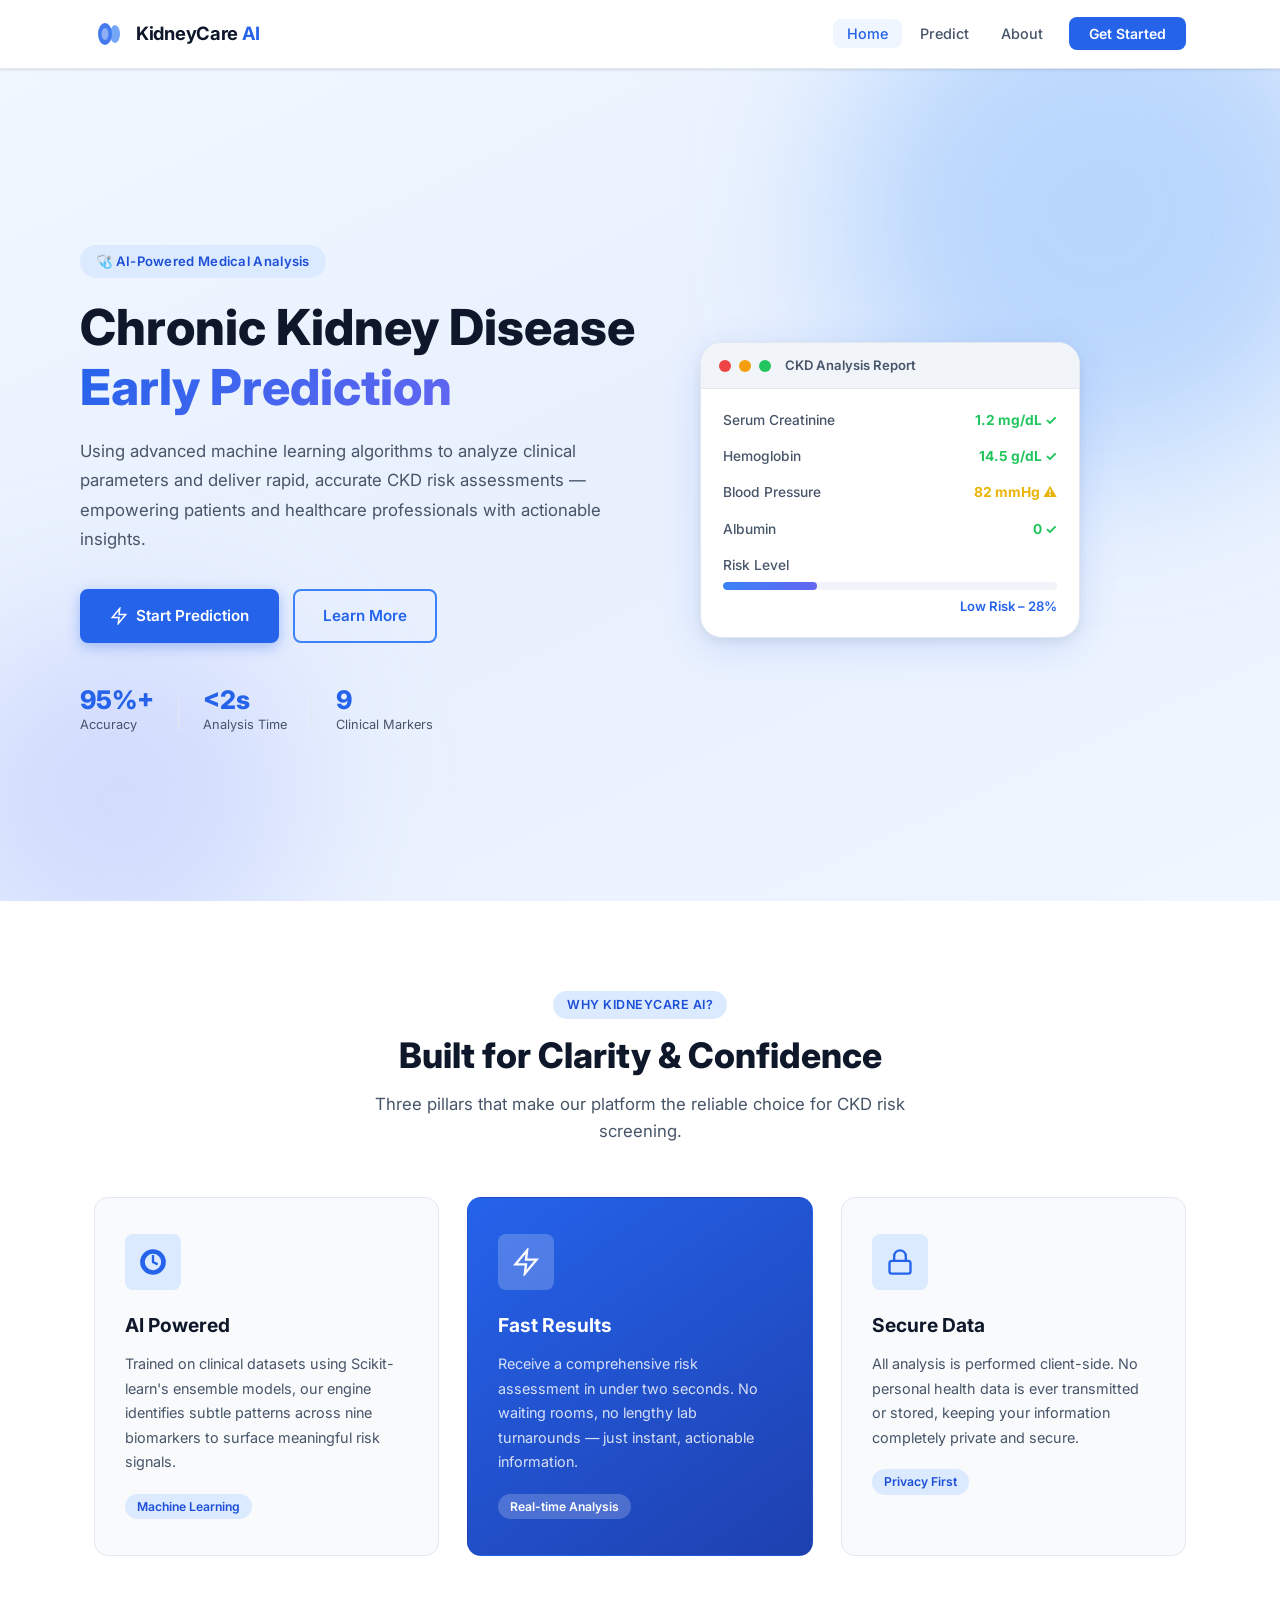
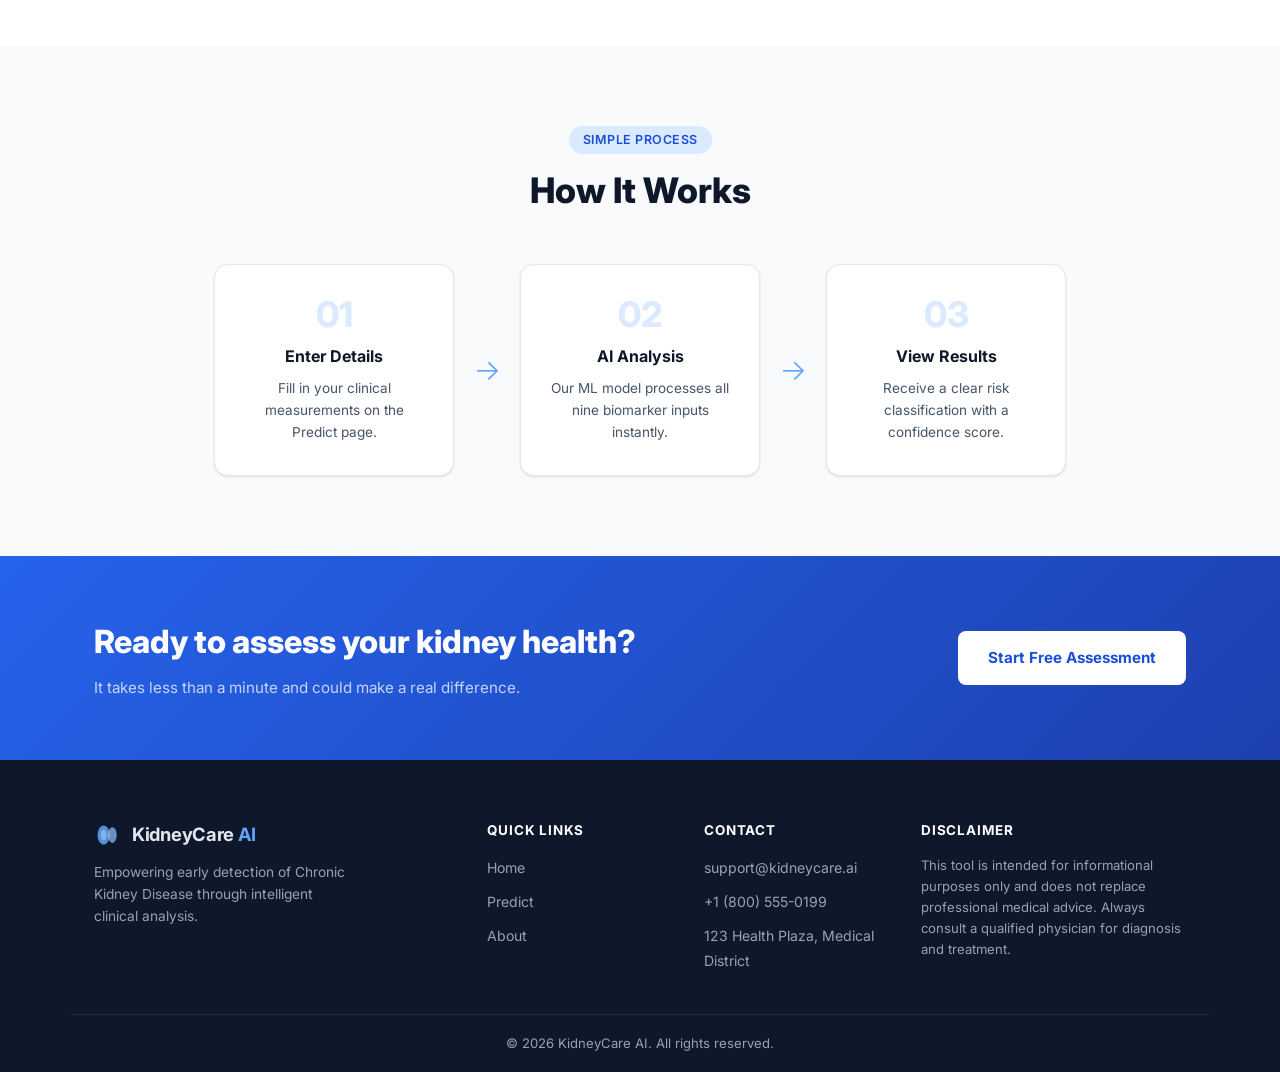
<file: index.html>
<!DOCTYPE html>
<html lang="en">
<head>
  <!-- ===== Meta & Title ===== -->
  <meta charset="UTF-8" />
  <meta name="viewport" content="width=device-width, initial-scale=1.0" />
  <meta name="description" content="KidneyCare AI – Chronic Kidney Disease Prediction System powered by machine learning for early detection and better outcomes." />
  <title>KidneyCare AI – CKD Prediction System</title>

  <!-- Google Fonts -->
  <link rel="preconnect" href="https://fonts.googleapis.com" />
  <link rel="preconnect" href="https://fonts.gstatic.com" crossorigin />
  <link href="https://fonts.googleapis.com/css2?family=Inter:wght@300;400;500;600;700;800&display=swap" rel="stylesheet" />

  <!-- Main Stylesheet -->
  <link rel="stylesheet" href="style.css" />
</head>
<body>

  <!-- ===========================
       NAVBAR
  =========================== -->
  <nav class="navbar" id="navbar">
    <div class="nav-container">
      <!-- Logo -->
      <a href="index.html" class="nav-logo" aria-label="KidneyCare AI Home">
        <div class="logo-icon" aria-hidden="true">
          <!-- Simple kidney-shaped SVG icon -->
          <svg width="32" height="32" viewBox="0 0 32 32" fill="none" xmlns="http://www.w3.org/2000/svg">
            <ellipse cx="11" cy="16" rx="7" ry="11" fill="#2563EB" opacity="0.85"/>
            <ellipse cx="21" cy="16" rx="5" ry="9" fill="#3B82F6" opacity="0.7"/>
            <ellipse cx="11" cy="16" rx="3.5" ry="6" fill="white" opacity="0.4"/>
          </svg>
        </div>
        <span class="logo-text">KidneyCare <span class="logo-accent">AI</span></span>
      </a>

      <!-- Desktop Nav Links -->
      <ul class="nav-links" id="navLinks" role="list">
        <li><a href="index.html" class="nav-link active" aria-current="page">Home</a></li>
        <li><a href="predict.html" class="nav-link">Predict</a></li>
        <li><a href="about.html" class="nav-link">About</a></li>
        <li>
          <a href="predict.html" class="nav-cta-btn" role="button">Get Started</a>
        </li>
      </ul>

      <!-- Hamburger (mobile) -->
      <button class="hamburger" id="hamburger" aria-label="Toggle navigation menu" aria-expanded="false" aria-controls="navLinks">
        <span class="ham-bar"></span>
        <span class="ham-bar"></span>
        <span class="ham-bar"></span>
      </button>
    </div>
  </nav>

  <!-- ===========================
       HERO SECTION
  =========================== -->
  <main>
    <section class="hero" id="hero" aria-labelledby="hero-title">
      <!-- Decorative background blobs -->
      <div class="hero-blob blob-1" aria-hidden="true"></div>
      <div class="hero-blob blob-2" aria-hidden="true"></div>

      <div class="hero-content fade-in">
        <span class="hero-badge">🩺 AI-Powered Medical Analysis</span>
        <h1 class="hero-title" id="hero-title">
          Chronic Kidney Disease<br />
          <span class="gradient-text">Early Prediction</span>
        </h1>
        <p class="hero-subtitle">
          Using advanced machine learning algorithms to analyze clinical parameters
          and deliver rapid, accurate CKD risk assessments — empowering patients
          and healthcare professionals with actionable insights.
        </p>
        <div class="hero-actions">
          <a href="predict.html" class="btn btn-primary" role="button">
            <svg width="18" height="18" viewBox="0 0 24 24" fill="none" stroke="currentColor" stroke-width="2" aria-hidden="true"><path d="M13 2L3 14h9l-1 8 10-12h-9l1-8z"/></svg>
            Start Prediction
          </a>
          <a href="about.html" class="btn btn-outline" role="button">Learn More</a>
        </div>
        <!-- Stats row -->
        <div class="hero-stats" aria-label="Platform statistics">
          <div class="stat-item">
            <strong>95%+</strong><span>Accuracy</span>
          </div>
          <div class="stat-divider" aria-hidden="true"></div>
          <div class="stat-item">
            <strong>&lt;2s</strong><span>Analysis Time</span>
          </div>
          <div class="stat-divider" aria-hidden="true"></div>
          <div class="stat-item">
            <strong>9</strong><span>Clinical Markers</span>
          </div>
        </div>
      </div>

      <!-- Hero Illustration -->
      <div class="hero-visual fade-in-delay" aria-hidden="true">
        <div class="hero-card-mockup">
          <div class="mockup-header">
            <div class="mockup-dot red"></div>
            <div class="mockup-dot yellow"></div>
            <div class="mockup-dot green"></div>
            <span class="mockup-title">CKD Analysis Report</span>
          </div>
          <div class="mockup-body">
            <div class="mockup-row">
              <span class="mockup-label">Serum Creatinine</span>
              <span class="mockup-value good">1.2 mg/dL ✓</span>
            </div>
            <div class="mockup-row">
              <span class="mockup-label">Hemoglobin</span>
              <span class="mockup-value good">14.5 g/dL ✓</span>
            </div>
            <div class="mockup-row">
              <span class="mockup-label">Blood Pressure</span>
              <span class="mockup-value warn">82 mmHg ⚠</span>
            </div>
            <div class="mockup-row">
              <span class="mockup-label">Albumin</span>
              <span class="mockup-value good">0 ✓</span>
            </div>
            <div class="mockup-progress-wrap">
              <span class="mockup-label">Risk Level</span>
              <div class="mockup-progress-bar">
                <div class="mockup-progress-fill" style="width: 28%"></div>
              </div>
              <span class="mockup-pct">Low Risk – 28%</span>
            </div>
          </div>
        </div>
      </div>
    </section>

    <!-- ===========================
         FEATURES SECTION
    =========================== -->
    <section class="features" id="features" aria-labelledby="features-title">
      <div class="container">
        <div class="section-header">
          <span class="section-badge">Why KidneyCare AI?</span>
          <h2 class="section-title" id="features-title">Built for Clarity &amp; Confidence</h2>
          <p class="section-subtitle">
            Three pillars that make our platform the reliable choice for CKD risk screening.
          </p>
        </div>

        <div class="features-grid">

          <!-- Card 1 -->
          <article class="feature-card fade-in-up" tabindex="0">
            <div class="feature-icon-wrap icon-blue" aria-hidden="true">
              <svg width="28" height="28" viewBox="0 0 24 24" fill="none" stroke="currentColor" stroke-width="2"><path d="M12 2a10 10 0 1 0 10 10A10 10 0 0 0 12 2zm0 18a8 8 0 1 1 8-8 8 8 0 0 1-8 8z"/><path d="M12 6v6l4 2"/></svg>
            </div>
            <h3 class="feature-title">AI Powered</h3>
            <p class="feature-desc">
              Trained on clinical datasets using Scikit-learn's ensemble models, our engine
              identifies subtle patterns across nine biomarkers to surface meaningful risk signals.
            </p>
            <span class="feature-tag">Machine Learning</span>
          </article>

          <!-- Card 2 -->
          <article class="feature-card feature-card--highlight fade-in-up" tabindex="0">
            <div class="feature-icon-wrap icon-white" aria-hidden="true">
              <svg width="28" height="28" viewBox="0 0 24 24" fill="none" stroke="currentColor" stroke-width="2"><polygon points="13 2 3 14 12 14 11 22 21 10 12 10 13 2"/></svg>
            </div>
            <h3 class="feature-title feature-title--white">Fast Results</h3>
            <p class="feature-desc feature-desc--white">
              Receive a comprehensive risk assessment in under two seconds. No waiting rooms,
              no lengthy lab turnarounds — just instant, actionable information.
            </p>
            <span class="feature-tag feature-tag--light">Real-time Analysis</span>
          </article>

          <!-- Card 3 -->
          <article class="feature-card fade-in-up" tabindex="0">
            <div class="feature-icon-wrap icon-blue" aria-hidden="true">
              <svg width="28" height="28" viewBox="0 0 24 24" fill="none" stroke="currentColor" stroke-width="2"><rect x="3" y="11" width="18" height="11" rx="2" ry="2"/><path d="M7 11V7a5 5 0 0 1 10 0v4"/></svg>
            </div>
            <h3 class="feature-title">Secure Data</h3>
            <p class="feature-desc">
              All analysis is performed client-side. No personal health data is ever transmitted
              or stored, keeping your information completely private and secure.
            </p>
            <span class="feature-tag">Privacy First</span>
          </article>

        </div>
      </div>
    </section>

    <!-- ===========================
         HOW IT WORKS SECTION
    =========================== -->
    <section class="how-it-works" aria-labelledby="how-title">
      <div class="container">
        <div class="section-header">
          <span class="section-badge">Simple Process</span>
          <h2 class="section-title" id="how-title">How It Works</h2>
        </div>
        <div class="steps-row">
          <div class="step fade-in-up">
            <div class="step-number" aria-hidden="true">01</div>
            <h4 class="step-title">Enter Details</h4>
            <p class="step-desc">Fill in your clinical measurements on the Predict page.</p>
          </div>
          <div class="step-arrow" aria-hidden="true">→</div>
          <div class="step fade-in-up">
            <div class="step-number" aria-hidden="true">02</div>
            <h4 class="step-title">AI Analysis</h4>
            <p class="step-desc">Our ML model processes all nine biomarker inputs instantly.</p>
          </div>
          <div class="step-arrow" aria-hidden="true">→</div>
          <div class="step fade-in-up">
            <div class="step-number" aria-hidden="true">03</div>
            <h4 class="step-title">View Results</h4>
            <p class="step-desc">Receive a clear risk classification with a confidence score.</p>
          </div>
        </div>
      </div>
    </section>

    <!-- ===========================
         CTA BANNER
    =========================== -->
    <section class="cta-banner" aria-labelledby="cta-title">
      <div class="container cta-inner">
        <div>
          <h2 class="cta-title" id="cta-title">Ready to assess your kidney health?</h2>
          <p class="cta-sub">It takes less than a minute and could make a real difference.</p>
        </div>
        <a href="predict.html" class="btn btn-white" role="button">Start Free Assessment</a>
      </div>
    </section>
  </main>

  <!-- ===========================
       FOOTER
  =========================== -->
  <footer class="footer" role="contentinfo">
    <div class="container footer-grid">
      <!-- Brand column -->
      <div class="footer-brand">
        <a href="index.html" class="nav-logo" aria-label="KidneyCare AI">
          <div class="logo-icon" aria-hidden="true">
            <svg width="28" height="28" viewBox="0 0 32 32" fill="none" xmlns="http://www.w3.org/2000/svg">
              <ellipse cx="11" cy="16" rx="7" ry="11" fill="#60A5FA" opacity="0.85"/>
              <ellipse cx="21" cy="16" rx="5" ry="9" fill="#93C5FD" opacity="0.7"/>
              <ellipse cx="11" cy="16" rx="3.5" ry="6" fill="white" opacity="0.3"/>
            </svg>
          </div>
          <span class="logo-text" style="color:#e2e8f0;">KidneyCare <span style="color:#60A5FA;">AI</span></span>
        </a>
        <p class="footer-tagline">Empowering early detection of Chronic Kidney Disease through intelligent clinical analysis.</p>
      </div>

      <!-- Quick Links -->
      <div class="footer-col">
        <h4 class="footer-heading">Quick Links</h4>
        <ul class="footer-links" role="list">
          <li><a href="index.html" class="footer-link">Home</a></li>
          <li><a href="predict.html" class="footer-link">Predict</a></li>
          <li><a href="about.html" class="footer-link">About</a></li>
        </ul>
      </div>

      <!-- Contact -->
      <div class="footer-col">
        <h4 class="footer-heading">Contact</h4>
        <ul class="footer-links" role="list">
          <li><a href="mailto:support@kidneycare.ai" class="footer-link">support@kidneycare.ai</a></li>
          <li><a href="tel:+18005550199" class="footer-link">+1 (800) 555-0199</a></li>
          <li><span class="footer-address">123 Health Plaza, Medical District</span></li>
        </ul>
      </div>

      <!-- Disclaimer -->
      <div class="footer-col">
        <h4 class="footer-heading">Disclaimer</h4>
        <p class="footer-disclaimer">
          This tool is intended for informational purposes only and does not replace professional medical advice. Always consult a qualified physician for diagnosis and treatment.
        </p>
      </div>
    </div>

    <div class="footer-bottom">
      <p>&copy; 2026 KidneyCare AI. All rights reserved.</p>
    </div>
  </footer>

  <!-- Main Script -->
  <script src="script.js"></script>
</body>
</html>
</file>
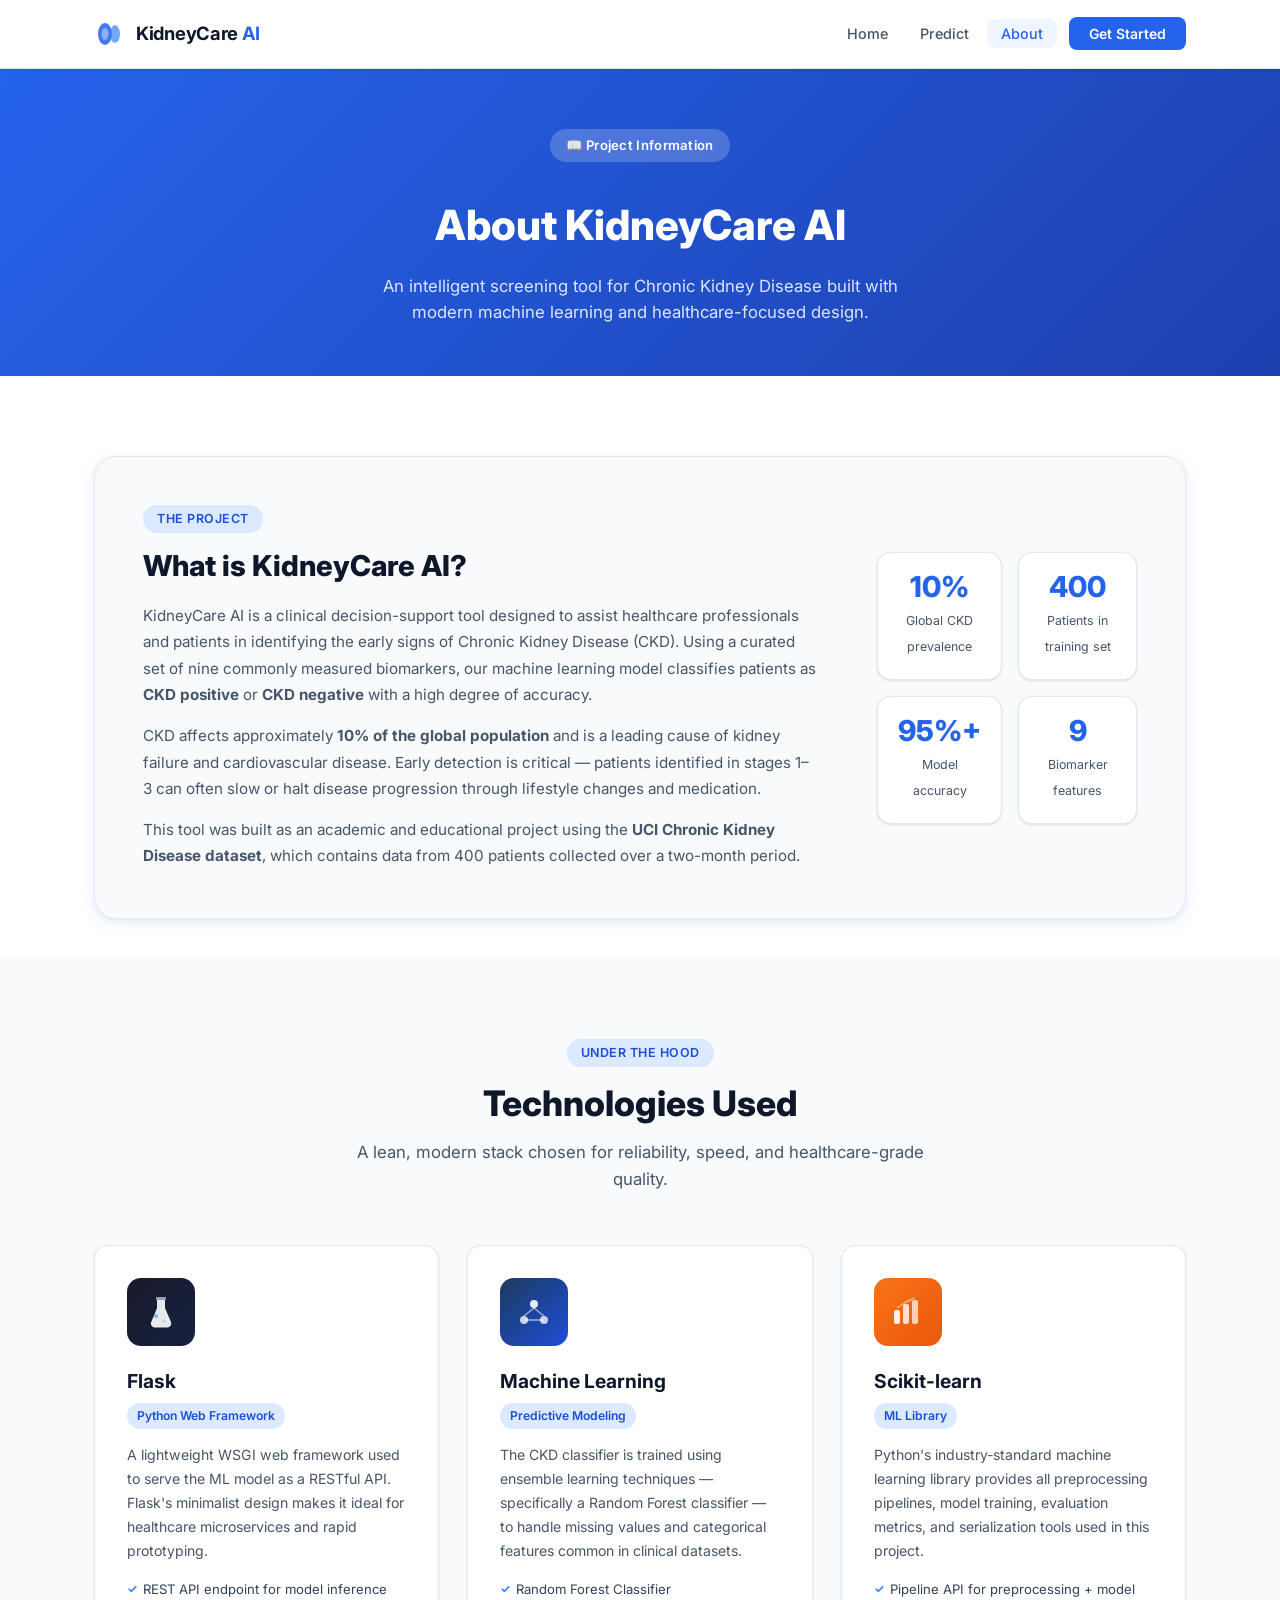
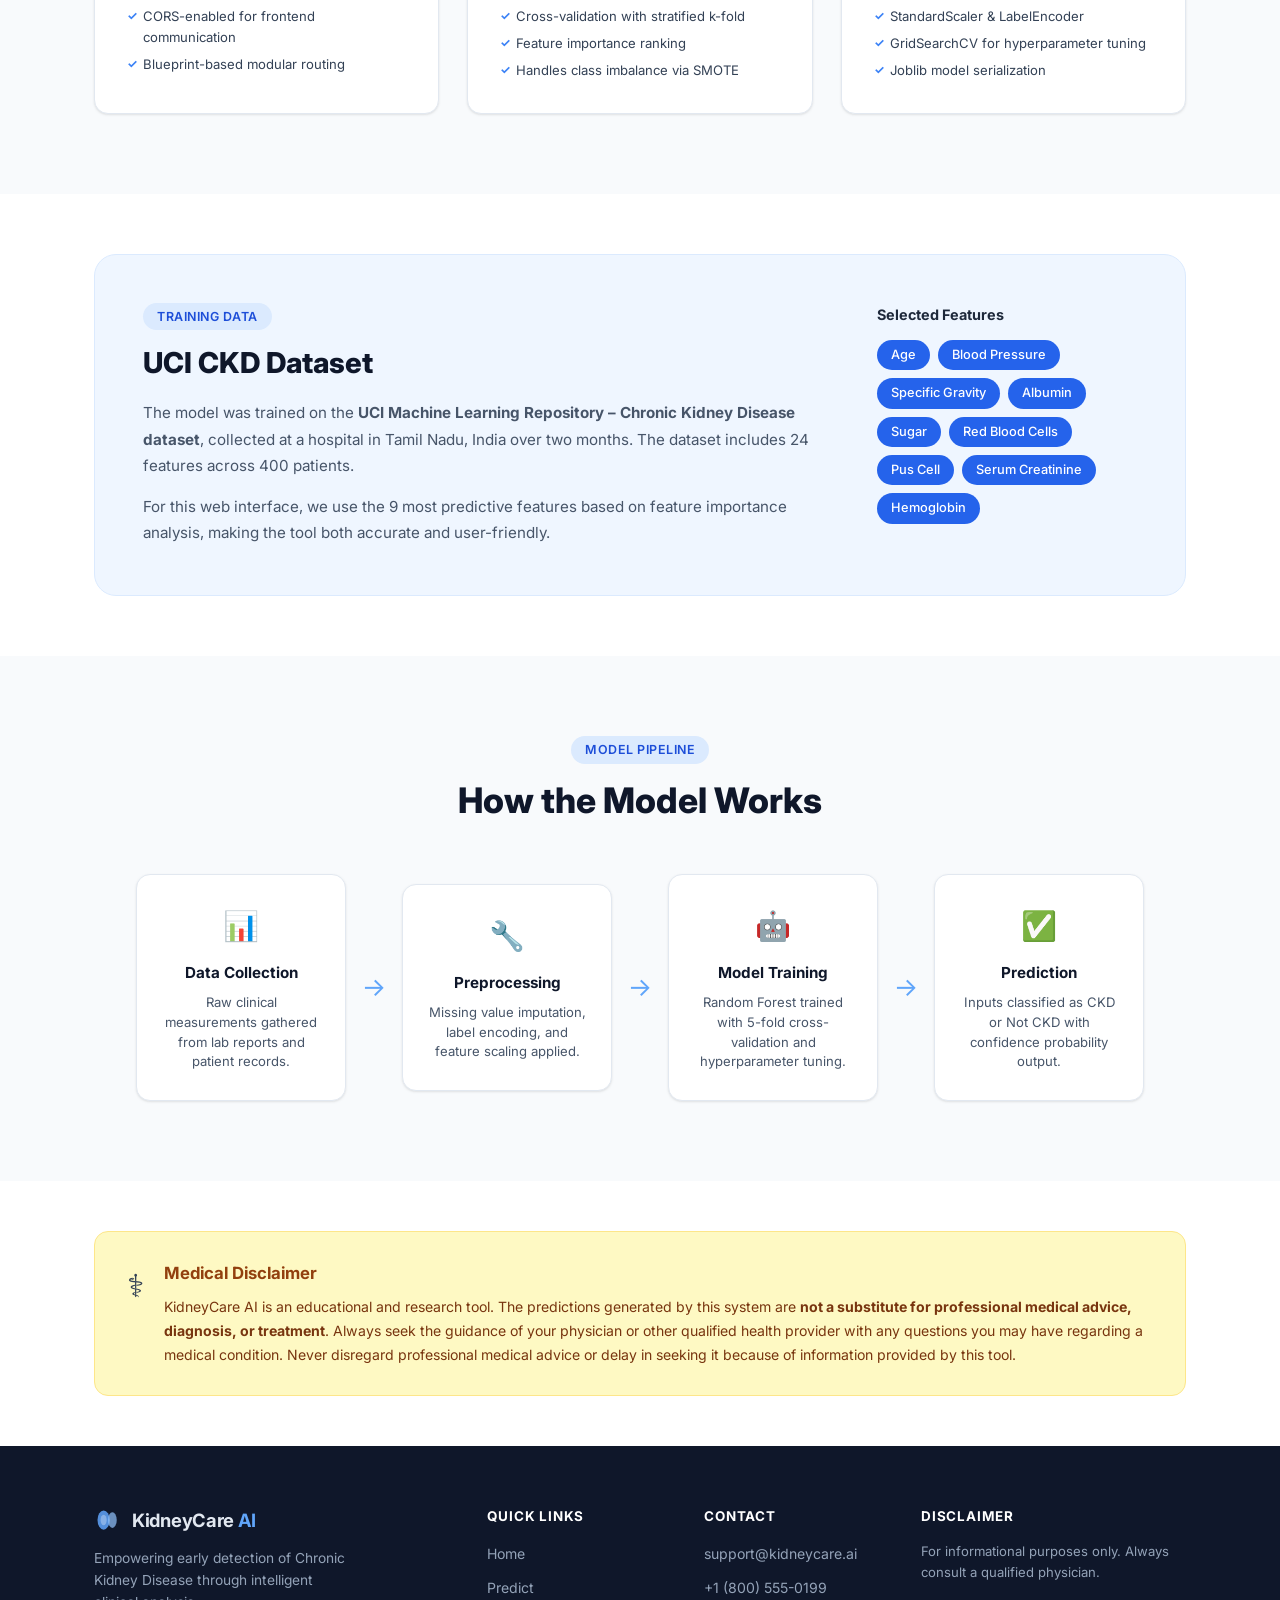
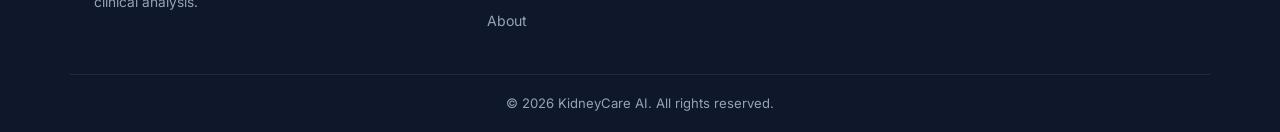
<file: about.html>
<!DOCTYPE html>
<html lang="en">

<head>
    <!-- ===== Meta & Title ===== -->
    <meta charset="UTF-8" />
    <meta name="viewport" content="width=device-width, initial-scale=1.0" />
    <meta name="description"
        content="About KidneyCare AI – Learn how our Chronic Kidney Disease prediction system works and the technologies powering it." />
    <title>About – KidneyCare AI</title>

    <!-- Google Fonts -->
    <link rel="preconnect" href="https://fonts.googleapis.com" />
    <link rel="preconnect" href="https://fonts.gstatic.com" crossorigin />
    <link href="https://fonts.googleapis.com/css2?family=Inter:wght@300;400;500;600;700;800&display=swap"
        rel="stylesheet" />

    <!-- Main Stylesheet -->
    <link rel="stylesheet" href="style.css" />
</head>

<body>

    <!-- ===========================
       NAVBAR
  =========================== -->
    <nav class="navbar" id="navbar">
        <div class="nav-container">
            <a href="index.html" class="nav-logo" aria-label="KidneyCare AI Home">
                <div class="logo-icon" aria-hidden="true">
                    <svg width="32" height="32" viewBox="0 0 32 32" fill="none" xmlns="http://www.w3.org/2000/svg">
                        <ellipse cx="11" cy="16" rx="7" ry="11" fill="#2563EB" opacity="0.85" />
                        <ellipse cx="21" cy="16" rx="5" ry="9" fill="#3B82F6" opacity="0.7" />
                        <ellipse cx="11" cy="16" rx="3.5" ry="6" fill="white" opacity="0.4" />
                    </svg>
                </div>
                <span class="logo-text">KidneyCare <span class="logo-accent">AI</span></span>
            </a>

            <ul class="nav-links" id="navLinks" role="list">
                <li><a href="index.html" class="nav-link">Home</a></li>
                <li><a href="predict.html" class="nav-link">Predict</a></li>
                <li><a href="about.html" class="nav-link active" aria-current="page">About</a></li>
                <li>
                    <a href="predict.html" class="nav-cta-btn" role="button">Get Started</a>
                </li>
            </ul>

            <button class="hamburger" id="hamburger" aria-label="Toggle navigation menu" aria-expanded="false"
                aria-controls="navLinks">
                <span class="ham-bar"></span>
                <span class="ham-bar"></span>
                <span class="ham-bar"></span>
            </button>
        </div>
    </nav>

    <!-- ===========================
       PAGE HEADER
  =========================== -->
    <main>
        <section class="page-header about-header" aria-labelledby="about-page-title">
            <div class="container">
                <span class="hero-badge">📖 Project Information</span>
                <h1 class="page-title" id="about-page-title">About KidneyCare AI</h1>
                <p class="page-subtitle">
                    An intelligent screening tool for Chronic Kidney Disease built with modern machine
                    learning and healthcare-focused design.
                </p>
            </div>
        </section>

        <!-- ===========================
         PROJECT OVERVIEW
    =========================== -->
        <section class="about-section" aria-label="Project overview">
            <div class="container">

                <!-- Overview card -->
                <div class="about-overview-card fade-in">
                    <div class="about-overview-content">
                        <span class="section-badge">The Project</span>
                        <h2 class="about-section-title">What is KidneyCare AI?</h2>
                        <p class="about-para">
                            KidneyCare AI is a clinical decision-support tool designed to assist healthcare
                            professionals and patients in identifying the early signs of Chronic Kidney Disease (CKD).
                            Using a curated set of nine commonly measured biomarkers, our machine learning model
                            classifies patients as <strong>CKD positive</strong> or <strong>CKD negative</strong>
                            with a high degree of accuracy.
                        </p>
                        <p class="about-para">
                            CKD affects approximately <strong>10% of the global population</strong> and is a leading
                            cause of kidney failure and cardiovascular disease. Early detection is critical — patients
                            identified in stages 1–3 can often slow or halt disease progression through lifestyle
                            changes and medication.
                        </p>
                        <p class="about-para">
                            This tool was built as an academic and educational project using the
                            <strong>UCI Chronic Kidney Disease dataset</strong>, which contains data from 400
                            patients collected over a two-month period.
                        </p>
                    </div>
                    <div class="about-overview-visual" aria-hidden="true">
                        <div class="about-stat-block">
                            <div class="about-stat">
                                <span class="about-stat-num">10%</span>
                                <span class="about-stat-label">Global CKD prevalence</span>
                            </div>
                            <div class="about-stat">
                                <span class="about-stat-num">400</span>
                                <span class="about-stat-label">Patients in training set</span>
                            </div>
                            <div class="about-stat">
                                <span class="about-stat-num">95%+</span>
                                <span class="about-stat-label">Model accuracy</span>
                            </div>
                            <div class="about-stat">
                                <span class="about-stat-num">9</span>
                                <span class="about-stat-label">Biomarker features</span>
                            </div>
                        </div>
                    </div>
                </div>

            </div>
        </section>

        <!-- ===========================
         TECHNOLOGY STACK
    =========================== -->
        <section class="tech-section" aria-labelledby="tech-title">
            <div class="container">
                <div class="section-header">
                    <span class="section-badge">Under the Hood</span>
                    <h2 class="section-title" id="tech-title">Technologies Used</h2>
                    <p class="section-subtitle">
                        A lean, modern stack chosen for reliability, speed, and healthcare-grade quality.
                    </p>
                </div>

                <div class="tech-grid">

                    <!-- Flask -->
                    <article class="tech-card fade-in-up" tabindex="0">
                        <div class="tech-icon-wrap"
                            style="background: linear-gradient(135deg, #1a1a2e 0%, #16213e 100%);" aria-hidden="true">
                            <!-- Flask logo approximation -->
                            <svg width="36" height="36" viewBox="0 0 36 36" fill="none"
                                xmlns="http://www.w3.org/2000/svg">
                                <path d="M14 4h8v10l6 14a4 4 0 0 1-3.7 5.5H11.7A4 4 0 0 1 8 28.4L14 14V4z" fill="white"
                                    opacity="0.9" />
                                <rect x="13" y="3" width="10" height="3" rx="1" fill="#94a3b8" />
                                <circle cx="13" cy="22" r="2" fill="#60A5FA" opacity="0.8" />
                                <circle cx="21" cy="27" r="1.5" fill="#93C5FD" opacity="0.7" />
                            </svg>
                        </div>
                        <div class="tech-content">
                            <h3 class="tech-name">Flask</h3>
                            <span class="tech-badge">Python Web Framework</span>
                            <p class="tech-desc">
                                A lightweight WSGI web framework used to serve the ML model as a RESTful API.
                                Flask's minimalist design makes it ideal for healthcare microservices and
                                rapid prototyping.
                            </p>
                            <ul class="tech-features" role="list">
                                <li>REST API endpoint for model inference</li>
                                <li>CORS-enabled for frontend communication</li>
                                <li>Blueprint-based modular routing</li>
                            </ul>
                        </div>
                    </article>

                    <!-- Machine Learning -->
                    <article class="tech-card fade-in-up" tabindex="0">
                        <div class="tech-icon-wrap"
                            style="background: linear-gradient(135deg, #1e3a5f 0%, #1d4ed8 100%);" aria-hidden="true">
                            <svg width="36" height="36" viewBox="0 0 36 36" fill="none"
                                xmlns="http://www.w3.org/2000/svg">
                                <circle cx="18" cy="10" r="4" fill="white" opacity="0.9" />
                                <circle cx="8" cy="26" r="4" fill="white" opacity="0.75" />
                                <circle cx="28" cy="26" r="4" fill="white" opacity="0.75" />
                                <line x1="18" y1="14" x2="8" y2="22" stroke="white" stroke-width="1.5" opacity="0.6" />
                                <line x1="18" y1="14" x2="28" y2="22" stroke="white" stroke-width="1.5" opacity="0.6" />
                                <line x1="8" y1="26" x2="28" y2="26" stroke="white" stroke-width="1.5" opacity="0.6" />
                            </svg>
                        </div>
                        <div class="tech-content">
                            <h3 class="tech-name">Machine Learning</h3>
                            <span class="tech-badge">Predictive Modeling</span>
                            <p class="tech-desc">
                                The CKD classifier is trained using ensemble learning techniques — specifically
                                a Random Forest classifier — to handle missing values and categorical features
                                common in clinical datasets.
                            </p>
                            <ul class="tech-features" role="list">
                                <li>Random Forest Classifier</li>
                                <li>Cross-validation with stratified k-fold</li>
                                <li>Feature importance ranking</li>
                                <li>Handles class imbalance via SMOTE</li>
                            </ul>
                        </div>
                    </article>

                    <!-- Scikit-learn -->
                    <article class="tech-card fade-in-up" tabindex="0">
                        <div class="tech-icon-wrap"
                            style="background: linear-gradient(135deg, #f97316 0%, #ea580c 100%);" aria-hidden="true">
                            <svg width="36" height="36" viewBox="0 0 36 36" fill="none"
                                xmlns="http://www.w3.org/2000/svg">
                                <rect x="4" y="16" width="6" height="14" rx="2" fill="white" opacity="0.9" />
                                <rect x="13" y="10" width="6" height="20" rx="2" fill="white" opacity="0.8" />
                                <rect x="22" y="6" width="6" height="24" rx="2" fill="white" opacity="0.7" />
                                <polyline points="7,14 16,8 25,4" stroke="white" stroke-width="1.5" opacity="0.5" />
                            </svg>
                        </div>
                        <div class="tech-content">
                            <h3 class="tech-name">Scikit-learn</h3>
                            <span class="tech-badge">ML Library</span>
                            <p class="tech-desc">
                                Python's industry-standard machine learning library provides all preprocessing
                                pipelines, model training, evaluation metrics, and serialization tools used
                                in this project.
                            </p>
                            <ul class="tech-features" role="list">
                                <li>Pipeline API for preprocessing + model</li>
                                <li>StandardScaler & LabelEncoder</li>
                                <li>GridSearchCV for hyperparameter tuning</li>
                                <li>Joblib model serialization</li>
                            </ul>
                        </div>
                    </article>

                </div>
            </div>
        </section>

        <!-- ===========================
         DATASET SECTION
    =========================== -->
        <section class="dataset-section" aria-labelledby="dataset-title">
            <div class="container">
                <div class="dataset-card fade-in">
                    <div class="dataset-left">
                        <span class="section-badge">Training Data</span>
                        <h2 class="about-section-title" id="dataset-title">UCI CKD Dataset</h2>
                        <p class="about-para">
                            The model was trained on the
                            <strong>UCI Machine Learning Repository – Chronic Kidney Disease dataset</strong>,
                            collected at a hospital in Tamil Nadu, India over two months. The dataset includes
                            24 features across 400 patients.
                        </p>
                        <p class="about-para">
                            For this web interface, we use the 9 most predictive features based on feature
                            importance analysis, making the tool both accurate and user-friendly.
                        </p>
                    </div>
                    <div class="dataset-features" aria-label="Selected features list">
                        <h4 class="dataset-features-title">Selected Features</h4>
                        <div class="features-grid-small">
                            <span class="feature-pill">Age</span>
                            <span class="feature-pill">Blood Pressure</span>
                            <span class="feature-pill">Specific Gravity</span>
                            <span class="feature-pill">Albumin</span>
                            <span class="feature-pill">Sugar</span>
                            <span class="feature-pill">Red Blood Cells</span>
                            <span class="feature-pill">Pus Cell</span>
                            <span class="feature-pill">Serum Creatinine</span>
                            <span class="feature-pill">Hemoglobin</span>
                        </div>
                    </div>
                </div>
            </div>
        </section>

        <!-- ===========================
         HOW THE MODEL WORKS
    =========================== -->
        <section class="model-section" aria-labelledby="model-title">
            <div class="container">
                <div class="section-header">
                    <span class="section-badge">Model Pipeline</span>
                    <h2 class="section-title" id="model-title">How the Model Works</h2>
                </div>
                <div class="pipeline-steps">
                    <div class="pipeline-step fade-in-up">
                        <div class="pipeline-icon" aria-hidden="true">📊</div>
                        <h4>Data Collection</h4>
                        <p>Raw clinical measurements gathered from lab reports and patient records.</p>
                    </div>
                    <div class="pipeline-arrow" aria-hidden="true">→</div>
                    <div class="pipeline-step fade-in-up">
                        <div class="pipeline-icon" aria-hidden="true">🔧</div>
                        <h4>Preprocessing</h4>
                        <p>Missing value imputation, label encoding, and feature scaling applied.</p>
                    </div>
                    <div class="pipeline-arrow" aria-hidden="true">→</div>
                    <div class="pipeline-step fade-in-up">
                        <div class="pipeline-icon" aria-hidden="true">🤖</div>
                        <h4>Model Training</h4>
                        <p>Random Forest trained with 5-fold cross-validation and hyperparameter tuning.</p>
                    </div>
                    <div class="pipeline-arrow" aria-hidden="true">→</div>
                    <div class="pipeline-step fade-in-up">
                        <div class="pipeline-icon" aria-hidden="true">✅</div>
                        <h4>Prediction</h4>
                        <p>Inputs classified as CKD or Not CKD with confidence probability output.</p>
                    </div>
                </div>
            </div>
        </section>

        <!-- ===========================
         DISCLAIMER
    =========================== -->
        <section class="disclaimer-section" aria-label="Medical disclaimer">
            <div class="container">
                <div class="disclaimer-card">
                    <div class="disclaimer-icon" aria-hidden="true">⚕️</div>
                    <div>
                        <h3 class="disclaimer-title">Medical Disclaimer</h3>
                        <p class="disclaimer-text">
                            KidneyCare AI is an educational and research tool. The predictions generated
                            by this system are <strong>not a substitute for professional medical advice,
                                diagnosis, or treatment</strong>. Always seek the guidance of your physician
                            or other qualified health provider with any questions you may have regarding
                            a medical condition. Never disregard professional medical advice or delay in
                            seeking it because of information provided by this tool.
                        </p>
                    </div>
                </div>
            </div>
        </section>

    </main>

    <!-- ===========================
       FOOTER
  =========================== -->
    <footer class="footer" role="contentinfo">
        <div class="container footer-grid">
            <div class="footer-brand">
                <a href="index.html" class="nav-logo" aria-label="KidneyCare AI">
                    <div class="logo-icon" aria-hidden="true">
                        <svg width="28" height="28" viewBox="0 0 32 32" fill="none" xmlns="http://www.w3.org/2000/svg">
                            <ellipse cx="11" cy="16" rx="7" ry="11" fill="#60A5FA" opacity="0.85" />
                            <ellipse cx="21" cy="16" rx="5" ry="9" fill="#93C5FD" opacity="0.7" />
                            <ellipse cx="11" cy="16" rx="3.5" ry="6" fill="white" opacity="0.3" />
                        </svg>
                    </div>
                    <span class="logo-text" style="color:#e2e8f0;">KidneyCare <span
                            style="color:#60A5FA;">AI</span></span>
                </a>
                <p class="footer-tagline">Empowering early detection of Chronic Kidney Disease through intelligent
                    clinical analysis.</p>
            </div>
            <div class="footer-col">
                <h4 class="footer-heading">Quick Links</h4>
                <ul class="footer-links" role="list">
                    <li><a href="index.html" class="footer-link">Home</a></li>
                    <li><a href="predict.html" class="footer-link">Predict</a></li>
                    <li><a href="about.html" class="footer-link">About</a></li>
                </ul>
            </div>
            <div class="footer-col">
                <h4 class="footer-heading">Contact</h4>
                <ul class="footer-links" role="list">
                    <li><a href="mailto:support@kidneycare.ai" class="footer-link">support@kidneycare.ai</a></li>
                    <li><a href="tel:+18005550199" class="footer-link">+1 (800) 555-0199</a></li>
                </ul>
            </div>
            <div class="footer-col">
                <h4 class="footer-heading">Disclaimer</h4>
                <p class="footer-disclaimer">For informational purposes only. Always consult a qualified physician.</p>
            </div>
        </div>
        <div class="footer-bottom">
            <p>&copy; 2026 KidneyCare AI. All rights reserved.</p>
        </div>
    </footer>

    <script src="script.js"></script>
</body>

</html>
</file>
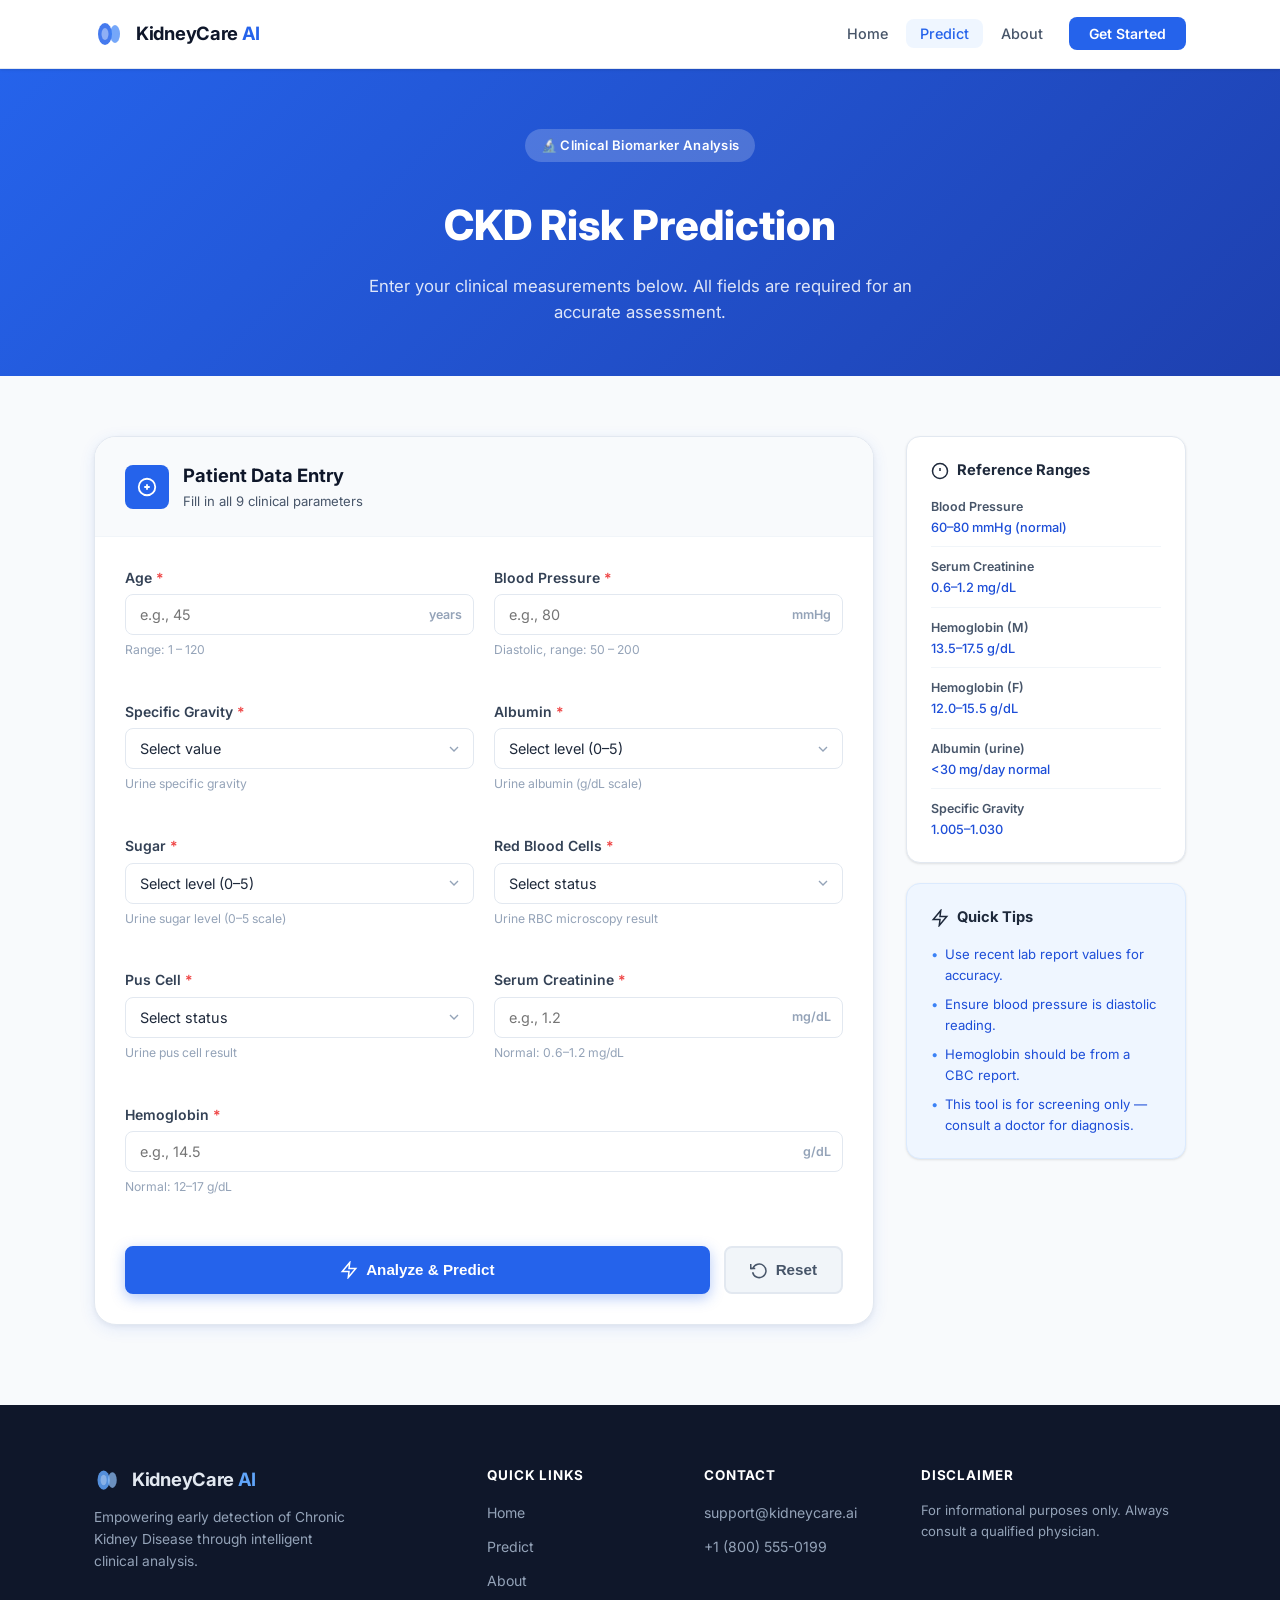
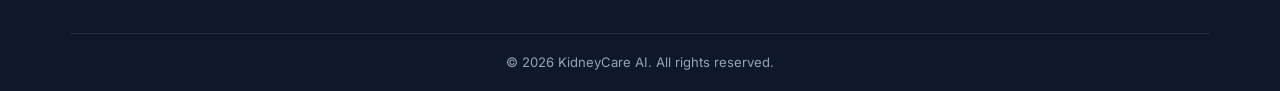
<file: predict.html>
<!DOCTYPE html>
<html lang="en">

<head>
    <!-- ===== Meta & Title ===== -->
    <meta charset="UTF-8" />
    <meta name="viewport" content="width=device-width, initial-scale=1.0" />
    <meta name="description"
        content="KidneyCare AI – Enter your clinical measurements to receive an instant CKD risk prediction." />
    <title>Predict – KidneyCare AI</title>

    <!-- Google Fonts -->
    <link rel="preconnect" href="https://fonts.googleapis.com" />
    <link rel="preconnect" href="https://fonts.gstatic.com" crossorigin />
    <link href="https://fonts.googleapis.com/css2?family=Inter:wght@300;400;500;600;700;800&display=swap"
        rel="stylesheet" />

    <!-- Main Stylesheet -->
    <link rel="stylesheet" href="style.css" />
</head>

<body>

    <!-- ===========================
       NAVBAR
  =========================== -->
    <nav class="navbar" id="navbar">
        <div class="nav-container">
            <a href="index.html" class="nav-logo" aria-label="KidneyCare AI Home">
                <div class="logo-icon" aria-hidden="true">
                    <svg width="32" height="32" viewBox="0 0 32 32" fill="none" xmlns="http://www.w3.org/2000/svg">
                        <ellipse cx="11" cy="16" rx="7" ry="11" fill="#2563EB" opacity="0.85" />
                        <ellipse cx="21" cy="16" rx="5" ry="9" fill="#3B82F6" opacity="0.7" />
                        <ellipse cx="11" cy="16" rx="3.5" ry="6" fill="white" opacity="0.4" />
                    </svg>
                </div>
                <span class="logo-text">KidneyCare <span class="logo-accent">AI</span></span>
            </a>

            <ul class="nav-links" id="navLinks" role="list">
                <li><a href="index.html" class="nav-link">Home</a></li>
                <li><a href="predict.html" class="nav-link active" aria-current="page">Predict</a></li>
                <li><a href="about.html" class="nav-link">About</a></li>
                <li>
                    <a href="predict.html" class="nav-cta-btn" role="button">Get Started</a>
                </li>
            </ul>

            <button class="hamburger" id="hamburger" aria-label="Toggle navigation menu" aria-expanded="false"
                aria-controls="navLinks">
                <span class="ham-bar"></span>
                <span class="ham-bar"></span>
                <span class="ham-bar"></span>
            </button>
        </div>
    </nav>

    <!-- ===========================
       PAGE HEADER
  =========================== -->
    <main>
        <section class="page-header predict-header" aria-labelledby="predict-page-title">
            <div class="container">
                <span class="hero-badge">🔬 Clinical Biomarker Analysis</span>
                <h1 class="page-title" id="predict-page-title">CKD Risk Prediction</h1>
                <p class="page-subtitle">
                    Enter your clinical measurements below. All fields are required for an accurate assessment.
                </p>
            </div>
        </section>

        <!-- ===========================
         PREDICTION FORM
    =========================== -->
        <section class="predict-section" aria-label="Prediction form">
            <div class="container predict-layout">

                <!-- ===== FORM CARD ===== -->
                <div class="predict-card fade-in">
                    <div class="predict-card-header">
                        <div class="predict-card-icon" aria-hidden="true">
                            <svg width="22" height="22" viewBox="0 0 24 24" fill="none" stroke="currentColor"
                                stroke-width="2">
                                <path d="M9 12h6m-3-3v6M3 12a9 9 0 1 0 18 0A9 9 0 0 0 3 12z" />
                            </svg>
                        </div>
                        <div>
                            <h2 class="predict-card-title">Patient Data Entry</h2>
                            <p class="predict-card-subtitle">Fill in all 9 clinical parameters</p>
                        </div>
                    </div>

                    <!-- ===== THE FORM ===== -->
                    <form id="predictionForm" class="predict-form" novalidate aria-label="CKD prediction input form">

                        <!-- Row 1 -->
                        <div class="form-row">
                            <!-- Age -->
                            <div class="form-group" id="group-age">
                                <label class="form-label" for="age">
                                    Age <span class="required-star" aria-hidden="true">*</span>
                                </label>
                                <div class="input-wrapper">
                                    <input type="number" id="age" name="age" class="form-input" placeholder="e.g., 45"
                                        min="1" max="120" step="1" autocomplete="off" required
                                        aria-describedby="age-hint age-error" />
                                    <span class="input-unit">years</span>
                                </div>
                                <span class="field-hint" id="age-hint">Range: 1 – 120</span>
                                <span class="field-error" id="age-error" role="alert" aria-live="polite"></span>
                            </div>

                            <!-- Blood Pressure -->
                            <div class="form-group" id="group-bp">
                                <label class="form-label" for="bp">
                                    Blood Pressure <span class="required-star" aria-hidden="true">*</span>
                                </label>
                                <div class="input-wrapper">
                                    <input type="number" id="bp" name="bp" class="form-input" placeholder="e.g., 80"
                                        min="50" max="200" step="1" autocomplete="off" required
                                        aria-describedby="bp-hint bp-error" />
                                    <span class="input-unit">mmHg</span>
                                </div>
                                <span class="field-hint" id="bp-hint">Diastolic, range: 50 – 200</span>
                                <span class="field-error" id="bp-error" role="alert" aria-live="polite"></span>
                            </div>
                        </div>

                        <!-- Row 2 -->
                        <div class="form-row">
                            <!-- Specific Gravity -->
                            <div class="form-group" id="group-sg">
                                <label class="form-label" for="sg">
                                    Specific Gravity <span class="required-star" aria-hidden="true">*</span>
                                </label>
                                <div class="select-wrapper">
                                    <select id="sg" name="sg" class="form-select" required
                                        aria-describedby="sg-hint sg-error">
                                        <option value="" disabled selected>Select value</option>
                                        <option value="1.005">1.005</option>
                                        <option value="1.010">1.010</option>
                                        <option value="1.015">1.015</option>
                                        <option value="1.020">1.020</option>
                                        <option value="1.025">1.025</option>
                                    </select>
                                    <svg class="select-arrow" width="16" height="16" viewBox="0 0 24 24" fill="none"
                                        stroke="currentColor" stroke-width="2" aria-hidden="true">
                                        <polyline points="6 9 12 15 18 9" />
                                    </svg>
                                </div>
                                <span class="field-hint" id="sg-hint">Urine specific gravity</span>
                                <span class="field-error" id="sg-error" role="alert" aria-live="polite"></span>
                            </div>

                            <!-- Albumin -->
                            <div class="form-group" id="group-al">
                                <label class="form-label" for="al">
                                    Albumin <span class="required-star" aria-hidden="true">*</span>
                                </label>
                                <div class="select-wrapper">
                                    <select id="al" name="al" class="form-select" required
                                        aria-describedby="al-hint al-error">
                                        <option value="" disabled selected>Select level (0–5)</option>
                                        <option value="0">0 – None</option>
                                        <option value="1">1 – Trace</option>
                                        <option value="2">2 – Mild</option>
                                        <option value="3">3 – Moderate</option>
                                        <option value="4">4 – High</option>
                                        <option value="5">5 – Very High</option>
                                    </select>
                                    <svg class="select-arrow" width="16" height="16" viewBox="0 0 24 24" fill="none"
                                        stroke="currentColor" stroke-width="2" aria-hidden="true">
                                        <polyline points="6 9 12 15 18 9" />
                                    </svg>
                                </div>
                                <span class="field-hint" id="al-hint">Urine albumin (g/dL scale)</span>
                                <span class="field-error" id="al-error" role="alert" aria-live="polite"></span>
                            </div>
                        </div>

                        <!-- Row 3 -->
                        <div class="form-row">
                            <!-- Sugar -->
                            <div class="form-group" id="group-su">
                                <label class="form-label" for="su">
                                    Sugar <span class="required-star" aria-hidden="true">*</span>
                                </label>
                                <div class="select-wrapper">
                                    <select id="su" name="su" class="form-select" required
                                        aria-describedby="su-hint su-error">
                                        <option value="" disabled selected>Select level (0–5)</option>
                                        <option value="0">0 – None</option>
                                        <option value="1">1 – Trace</option>
                                        <option value="2">2 – Mild</option>
                                        <option value="3">3 – Moderate</option>
                                        <option value="4">4 – High</option>
                                        <option value="5">5 – Very High</option>
                                    </select>
                                    <svg class="select-arrow" width="16" height="16" viewBox="0 0 24 24" fill="none"
                                        stroke="currentColor" stroke-width="2" aria-hidden="true">
                                        <polyline points="6 9 12 15 18 9" />
                                    </svg>
                                </div>
                                <span class="field-hint" id="su-hint">Urine sugar level (0–5 scale)</span>
                                <span class="field-error" id="su-error" role="alert" aria-live="polite"></span>
                            </div>

                            <!-- Red Blood Cells -->
                            <div class="form-group" id="group-rbc">
                                <label class="form-label" for="rbc">
                                    Red Blood Cells <span class="required-star" aria-hidden="true">*</span>
                                </label>
                                <div class="select-wrapper">
                                    <select id="rbc" name="rbc" class="form-select" required
                                        aria-describedby="rbc-hint rbc-error">
                                        <option value="" disabled selected>Select status</option>
                                        <option value="normal">Normal</option>
                                        <option value="abnormal">Abnormal</option>
                                    </select>
                                    <svg class="select-arrow" width="16" height="16" viewBox="0 0 24 24" fill="none"
                                        stroke="currentColor" stroke-width="2" aria-hidden="true">
                                        <polyline points="6 9 12 15 18 9" />
                                    </svg>
                                </div>
                                <span class="field-hint" id="rbc-hint">Urine RBC microscopy result</span>
                                <span class="field-error" id="rbc-error" role="alert" aria-live="polite"></span>
                            </div>
                        </div>

                        <!-- Row 4 -->
                        <div class="form-row">
                            <!-- Pus Cell -->
                            <div class="form-group" id="group-pc">
                                <label class="form-label" for="pc">
                                    Pus Cell <span class="required-star" aria-hidden="true">*</span>
                                </label>
                                <div class="select-wrapper">
                                    <select id="pc" name="pc" class="form-select" required
                                        aria-describedby="pc-hint pc-error">
                                        <option value="" disabled selected>Select status</option>
                                        <option value="normal">Normal</option>
                                        <option value="abnormal">Abnormal</option>
                                    </select>
                                    <svg class="select-arrow" width="16" height="16" viewBox="0 0 24 24" fill="none"
                                        stroke="currentColor" stroke-width="2" aria-hidden="true">
                                        <polyline points="6 9 12 15 18 9" />
                                    </svg>
                                </div>
                                <span class="field-hint" id="pc-hint">Urine pus cell result</span>
                                <span class="field-error" id="pc-error" role="alert" aria-live="polite"></span>
                            </div>

                            <!-- Serum Creatinine -->
                            <div class="form-group" id="group-sc">
                                <label class="form-label" for="sc">
                                    Serum Creatinine <span class="required-star" aria-hidden="true">*</span>
                                </label>
                                <div class="input-wrapper">
                                    <input type="number" id="sc" name="sc" class="form-input" placeholder="e.g., 1.2"
                                        min="0.1" max="50" step="0.1" autocomplete="off" required
                                        aria-describedby="sc-hint sc-error" />
                                    <span class="input-unit">mg/dL</span>
                                </div>
                                <span class="field-hint" id="sc-hint">Normal: 0.6–1.2 mg/dL</span>
                                <span class="field-error" id="sc-error" role="alert" aria-live="polite"></span>
                            </div>
                        </div>

                        <!-- Row 5 -->
                        <div class="form-row form-row--single">
                            <!-- Hemoglobin -->
                            <div class="form-group" id="group-hemo">
                                <label class="form-label" for="hemo">
                                    Hemoglobin <span class="required-star" aria-hidden="true">*</span>
                                </label>
                                <div class="input-wrapper">
                                    <input type="number" id="hemo" name="hemo" class="form-input"
                                        placeholder="e.g., 14.5" min="3" max="20" step="0.1" autocomplete="off" required
                                        aria-describedby="hemo-hint hemo-error" />
                                    <span class="input-unit">g/dL</span>
                                </div>
                                <span class="field-hint" id="hemo-hint">Normal: 12–17 g/dL</span>
                                <span class="field-error" id="hemo-error" role="alert" aria-live="polite"></span>
                            </div>
                        </div>

                        <!-- Form Actions -->
                        <div class="form-actions">
                            <button type="submit" class="btn btn-primary btn-predict" id="submitBtn">
                                <svg width="18" height="18" viewBox="0 0 24 24" fill="none" stroke="currentColor"
                                    stroke-width="2" aria-hidden="true">
                                    <path d="M13 2L3 14h9l-1 8 10-12h-9l1-8z" />
                                </svg>
                                Analyze &amp; Predict
                            </button>
                            <button type="reset" class="btn btn-reset" id="resetBtn" aria-label="Reset form">
                                <svg width="18" height="18" viewBox="0 0 24 24" fill="none" stroke="currentColor"
                                    stroke-width="2" aria-hidden="true">
                                    <polyline points="1 4 1 10 7 10" />
                                    <path d="M3.51 15a9 9 0 1 0 .49-5.35L1 10" />
                                </svg>
                                Reset
                            </button>
                        </div>
                    </form>
                </div>

                <!-- ===== INFO SIDEBAR ===== -->
                <aside class="predict-sidebar fade-in-delay" aria-label="Reference information">
                    <!-- Reference card -->
                    <div class="sidebar-card">
                        <h3 class="sidebar-card-title">
                            <svg width="18" height="18" viewBox="0 0 24 24" fill="none" stroke="currentColor"
                                stroke-width="2" aria-hidden="true">
                                <circle cx="12" cy="12" r="10" />
                                <line x1="12" y1="8" x2="12" y2="12" />
                                <line x1="12" y1="16" x2="12.01" y2="16" />
                            </svg>
                            Reference Ranges
                        </h3>
                        <ul class="ref-list" role="list">
                            <li class="ref-item"><span class="ref-label">Blood Pressure</span><span
                                    class="ref-val">60–80 mmHg (normal)</span></li>
                            <li class="ref-item"><span class="ref-label">Serum Creatinine</span><span
                                    class="ref-val">0.6–1.2 mg/dL</span></li>
                            <li class="ref-item"><span class="ref-label">Hemoglobin (M)</span><span
                                    class="ref-val">13.5–17.5 g/dL</span></li>
                            <li class="ref-item"><span class="ref-label">Hemoglobin (F)</span><span
                                    class="ref-val">12.0–15.5 g/dL</span></li>
                            <li class="ref-item"><span class="ref-label">Albumin (urine)</span><span
                                    class="ref-val">&lt;30 mg/day normal</span></li>
                            <li class="ref-item"><span class="ref-label">Specific Gravity</span><span
                                    class="ref-val">1.005–1.030</span></li>
                        </ul>
                    </div>

                    <!-- Tip card -->
                    <div class="sidebar-card sidebar-card--tip">
                        <h3 class="sidebar-card-title">
                            <svg width="18" height="18" viewBox="0 0 24 24" fill="none" stroke="currentColor"
                                stroke-width="2" aria-hidden="true">
                                <polygon points="13 2 3 14 12 14 11 22 21 10 12 10 13 2" />
                            </svg>
                            Quick Tips
                        </h3>
                        <ul class="tip-list" role="list">
                            <li>Use recent lab report values for accuracy.</li>
                            <li>Ensure blood pressure is diastolic reading.</li>
                            <li>Hemoglobin should be from a CBC report.</li>
                            <li>This tool is for screening only — consult a doctor for diagnosis.</li>
                        </ul>
                    </div>
                </aside>
            </div>
        </section>

        <!-- ===========================
         RESULT DISPLAY AREA
    =========================== -->
        <section class="result-section" id="resultSection" aria-live="polite" aria-label="Prediction result" hidden>
            <div class="container">
                <div class="result-card" id="resultCard">
                    <!-- Populated dynamically by script.js -->
                </div>
            </div>
        </section>

    </main>

    <!-- ===========================
       FOOTER
  =========================== -->
    <footer class="footer" role="contentinfo">
        <div class="container footer-grid">
            <div class="footer-brand">
                <a href="index.html" class="nav-logo" aria-label="KidneyCare AI">
                    <div class="logo-icon" aria-hidden="true">
                        <svg width="28" height="28" viewBox="0 0 32 32" fill="none" xmlns="http://www.w3.org/2000/svg">
                            <ellipse cx="11" cy="16" rx="7" ry="11" fill="#60A5FA" opacity="0.85" />
                            <ellipse cx="21" cy="16" rx="5" ry="9" fill="#93C5FD" opacity="0.7" />
                            <ellipse cx="11" cy="16" rx="3.5" ry="6" fill="white" opacity="0.3" />
                        </svg>
                    </div>
                    <span class="logo-text" style="color:#e2e8f0;">KidneyCare <span
                            style="color:#60A5FA;">AI</span></span>
                </a>
                <p class="footer-tagline">Empowering early detection of Chronic Kidney Disease through intelligent
                    clinical analysis.</p>
            </div>
            <div class="footer-col">
                <h4 class="footer-heading">Quick Links</h4>
                <ul class="footer-links" role="list">
                    <li><a href="index.html" class="footer-link">Home</a></li>
                    <li><a href="predict.html" class="footer-link">Predict</a></li>
                    <li><a href="about.html" class="footer-link">About</a></li>
                </ul>
            </div>
            <div class="footer-col">
                <h4 class="footer-heading">Contact</h4>
                <ul class="footer-links" role="list">
                    <li><a href="mailto:support@kidneycare.ai" class="footer-link">support@kidneycare.ai</a></li>
                    <li><a href="tel:+18005550199" class="footer-link">+1 (800) 555-0199</a></li>
                </ul>
            </div>
            <div class="footer-col">
                <h4 class="footer-heading">Disclaimer</h4>
                <p class="footer-disclaimer">For informational purposes only. Always consult a qualified physician.</p>
            </div>
        </div>
        <div class="footer-bottom">
            <p>&copy; 2026 KidneyCare AI. All rights reserved.</p>
        </div>
    </footer>

    <script src="script.js"></script>
</body>

</html>
</file>
<file: style.css>
/* =============================================
   KidneyCare AI – Main Stylesheet
   Google Font: Inter | Theme: Blue/White/Grey
============================================= */

/* ── CSS Variables ── */
:root {
    --blue-700: #1d4ed8;
    --blue-600: #2563eb;
    --blue-500: #3b82f6;
    --blue-400: #60a5fa;
    --blue-100: #dbeafe;
    --blue-50: #eff6ff;
    --grey-900: #0f172a;
    --grey-800: #1e293b;
    --grey-700: #334155;
    --grey-600: #475569;
    --grey-400: #94a3b8;
    --grey-200: #e2e8f0;
    --grey-100: #f1f5f9;
    --grey-50: #f8fafc;
    --white: #ffffff;
    --red-500: #ef4444;
    --green-500: #22c55e;
    --yellow-500: #eab308;
    --shadow-sm: 0 1px 3px rgba(0, 0, 0, .08), 0 1px 2px rgba(0, 0, 0, .04);
    --shadow-md: 0 4px 16px rgba(37, 99, 235, .10), 0 2px 6px rgba(0, 0, 0, .06);
    --shadow-lg: 0 10px 40px rgba(37, 99, 235, .14), 0 4px 12px rgba(0, 0, 0, .08);
    --radius-sm: 8px;
    --radius-md: 14px;
    --radius-lg: 22px;
    --transition: 0.25s ease;
}

/* ── Reset & Base ── */
*,
*::before,
*::after {
    box-sizing: border-box;
    margin: 0;
    padding: 0;
}

html {
    scroll-behavior: smooth;
    font-size: 16px;
}

body {
    font-family: 'Inter', system-ui, sans-serif;
    background: var(--grey-50);
    color: var(--grey-700);
    line-height: 1.6;
    -webkit-font-smoothing: antialiased;
}

img {
    max-width: 100%;
    display: block;
}

a {
    text-decoration: none;
    color: inherit;
}

ul {
    list-style: none;
}

/* ── Container ── */
.container {
    max-width: 1140px;
    margin: 0 auto;
    padding: 0 24px;
}

/* =============================================
   NAVBAR
============================================= */
.navbar {
    position: sticky;
    top: 0;
    z-index: 100;
    background: rgba(255, 255, 255, .92);
    backdrop-filter: blur(12px);
    border-bottom: 1px solid var(--grey-200);
    box-shadow: var(--shadow-sm);
}

.nav-container {
    max-width: 1140px;
    margin: 0 auto;
    padding: 0 24px;
    height: 68px;
    display: flex;
    align-items: center;
    justify-content: space-between;
}

.nav-logo {
    display: flex;
    align-items: center;
    gap: 10px;
}

.logo-icon {
    display: flex;
    align-items: center;
}

.logo-text {
    font-size: 1.15rem;
    font-weight: 700;
    color: var(--grey-900);
    letter-spacing: -0.3px;
}

.logo-accent {
    color: var(--blue-600);
}

.nav-links {
    display: flex;
    align-items: center;
    gap: 4px;
}

.nav-link {
    padding: 6px 14px;
    font-size: .9rem;
    font-weight: 500;
    color: var(--grey-600);
    border-radius: var(--radius-sm);
    transition: color var(--transition), background var(--transition);
}

.nav-link:hover,
.nav-link.active {
    color: var(--blue-600);
    background: var(--blue-50);
}

.nav-cta-btn {
    margin-left: 8px;
    padding: 8px 20px;
    background: var(--blue-600);
    color: var(--white) !important;
    border-radius: var(--radius-sm);
    font-size: .875rem;
    font-weight: 600;
    transition: background var(--transition), transform var(--transition), box-shadow var(--transition);
}

.nav-cta-btn:hover {
    background: var(--blue-700);
    transform: translateY(-1px);
    box-shadow: 0 4px 12px rgba(37, 99, 235, .35);
}

/* Hamburger */
.hamburger {
    display: none;
    flex-direction: column;
    gap: 5px;
    background: none;
    border: none;
    cursor: pointer;
    padding: 4px;
}

.ham-bar {
    width: 24px;
    height: 2.5px;
    background: var(--grey-700);
    border-radius: 2px;
    transition: transform var(--transition), opacity var(--transition);
}

.hamburger.open .ham-bar:nth-child(1) {
    transform: translateY(7.5px) rotate(45deg);
}

.hamburger.open .ham-bar:nth-child(2) {
    opacity: 0;
}

.hamburger.open .ham-bar:nth-child(3) {
    transform: translateY(-7.5px) rotate(-45deg);
}

/* =============================================
   BUTTONS
============================================= */
.btn {
    display: inline-flex;
    align-items: center;
    gap: 8px;
    padding: 13px 28px;
    border-radius: var(--radius-sm);
    font-size: .95rem;
    font-weight: 600;
    cursor: pointer;
    border: 2px solid transparent;
    transition: all var(--transition);
    text-decoration: none;
    white-space: nowrap;
}

.btn-primary {
    background: var(--blue-600);
    color: var(--white);
    border-color: var(--blue-600);
    box-shadow: 0 4px 14px rgba(37, 99, 235, .35);
}

.btn-primary:hover {
    background: var(--blue-700);
    border-color: var(--blue-700);
    transform: translateY(-2px);
    box-shadow: 0 8px 24px rgba(37, 99, 235, .45);
}

.btn-outline {
    background: transparent;
    color: var(--blue-600);
    border-color: var(--blue-500);
}

.btn-outline:hover {
    background: var(--blue-50);
    transform: translateY(-2px);
}

.btn-white {
    background: var(--white);
    color: var(--blue-700);
    font-weight: 700;
}

.btn-white:hover {
    background: var(--blue-50);
    transform: translateY(-2px);
    box-shadow: 0 8px 24px rgba(0, 0, 0, .12);
}

.btn-reset {
    background: var(--grey-100);
    color: var(--grey-600);
    border-color: var(--grey-200);
    padding: 13px 24px;
}

.btn-reset:hover {
    background: var(--grey-200);
    color: var(--grey-800);
}

/* =============================================
   SECTION HELPERS
============================================= */
.section-badge {
    display: inline-block;
    padding: 4px 14px;
    background: var(--blue-100);
    color: var(--blue-700);
    border-radius: 999px;
    font-size: .78rem;
    font-weight: 600;
    letter-spacing: .5px;
    text-transform: uppercase;
    margin-bottom: 14px;
}

.section-header {
    text-align: center;
    margin-bottom: 52px;
}

.section-title {
    font-size: clamp(1.6rem, 3vw, 2.2rem);
    font-weight: 800;
    color: var(--grey-900);
    line-height: 1.25;
    margin-bottom: 14px;
}

.section-subtitle {
    font-size: 1.05rem;
    color: var(--grey-600);
    max-width: 580px;
    margin: 0 auto;
}

/* Page header (predict & about) */
.page-header {
    padding: 60px 0 50px;
    text-align: center;
    background: linear-gradient(135deg, var(--blue-600) 0%, #1e40af 100%);
    color: var(--white);
}

.page-header .hero-badge {
    background: rgba(255, 255, 255, .2);
    color: var(--white);
}

.page-title {
    font-size: clamp(1.8rem, 4vw, 2.6rem);
    font-weight: 800;
    color: var(--white);
    margin-bottom: 14px;
    margin-top: 10px;
}

.page-subtitle {
    font-size: 1.05rem;
    color: rgba(255, 255, 255, .85);
    max-width: 580px;
    margin: 0 auto;
}

/* =============================================
   HERO SECTION
============================================= */
.hero {
    position: relative;
    overflow: hidden;
    display: flex;
    align-items: center;
    gap: 60px;
    padding: 90px 80px 80px;
    min-height: calc(100vh - 68px);
    background: linear-gradient(155deg, #f0f7ff 0%, #e8f0fe 50%, #eff6ff 100%);
}

.hero-blob {
    position: absolute;
    border-radius: 50%;
    filter: blur(80px);
    opacity: .35;
    pointer-events: none;
}

.blob-1 {
    width: 520px;
    height: 520px;
    background: var(--blue-400);
    top: -120px;
    right: -80px;
}

.blob-2 {
    width: 360px;
    height: 360px;
    background: #a5b4fc;
    bottom: -80px;
    left: -60px;
}

.hero-content {
    flex: 1;
    position: relative;
    z-index: 1;
    max-width: 560px;
}

.hero-badge {
    display: inline-flex;
    align-items: center;
    gap: 6px;
    padding: 6px 16px;
    background: var(--blue-100);
    color: var(--blue-700);
    border-radius: 999px;
    font-size: .82rem;
    font-weight: 600;
    margin-bottom: 20px;
    letter-spacing: .3px;
}

.hero-title {
    font-size: clamp(2rem, 4.5vw, 3.1rem);
    font-weight: 800;
    color: var(--grey-900);
    line-height: 1.2;
    margin-bottom: 20px;
}

.gradient-text {
    background: linear-gradient(135deg, var(--blue-600), #6366f1);
    -webkit-background-clip: text;
    -webkit-text-fill-color: transparent;
    background-clip: text;
}

.hero-subtitle {
    font-size: 1.05rem;
    color: var(--grey-600);
    line-height: 1.75;
    margin-bottom: 34px;
}

.hero-actions {
    display: flex;
    gap: 14px;
    flex-wrap: wrap;
    margin-bottom: 44px;
}

.hero-stats {
    display: flex;
    align-items: center;
    gap: 24px;
    flex-wrap: wrap;
}

.stat-item {
    display: flex;
    flex-direction: column;
}

.stat-item strong {
    font-size: 1.6rem;
    font-weight: 800;
    color: var(--blue-600);
    line-height: 1;
}

.stat-item span {
    font-size: .8rem;
    color: var(--grey-500, var(--grey-600));
    margin-top: 2px;
}

.stat-divider {
    width: 1px;
    height: 40px;
    background: var(--grey-200);
}

/* Hero Visual */
.hero-visual {
    flex: 0 0 380px;
    position: relative;
    z-index: 1;
}

.hero-card-mockup {
    background: var(--white);
    border-radius: var(--radius-lg);
    box-shadow: var(--shadow-lg);
    overflow: hidden;
    border: 1px solid var(--grey-200);
}

.mockup-header {
    background: var(--grey-100);
    padding: 12px 18px;
    display: flex;
    align-items: center;
    gap: 8px;
    border-bottom: 1px solid var(--grey-200);
}

.mockup-dot {
    width: 12px;
    height: 12px;
    border-radius: 50%;
}

.mockup-dot.red {
    background: #ef4444;
}

.mockup-dot.yellow {
    background: #f59e0b;
}

.mockup-dot.green {
    background: #22c55e;
}

.mockup-title {
    font-size: .82rem;
    font-weight: 600;
    color: var(--grey-600);
    margin-left: 6px;
}

.mockup-body {
    padding: 20px 22px;
    display: flex;
    flex-direction: column;
    gap: 14px;
}

.mockup-row {
    display: flex;
    justify-content: space-between;
    align-items: center;
}

.mockup-label {
    font-size: .86rem;
    color: var(--grey-600);
    font-weight: 500;
}

.mockup-value {
    font-size: .86rem;
    font-weight: 700;
}

.mockup-value.good {
    color: var(--green-500);
}

.mockup-value.warn {
    color: var(--yellow-500);
}

.mockup-progress-wrap {
    display: flex;
    flex-direction: column;
    gap: 6px;
}

.mockup-progress-bar {
    height: 8px;
    background: var(--grey-100);
    border-radius: 999px;
    overflow: hidden;
}

.mockup-progress-fill {
    height: 100%;
    background: linear-gradient(90deg, var(--blue-500), #6366f1);
    border-radius: 999px;
}

.mockup-pct {
    font-size: .82rem;
    font-weight: 600;
    color: var(--blue-600);
    text-align: right;
}

/* =============================================
   FEATURES SECTION
============================================= */
.features {
    padding: 90px 0;
    background: var(--white);
}

.features-grid {
    display: grid;
    grid-template-columns: repeat(3, 1fr);
    gap: 28px;
}

.feature-card {
    background: var(--grey-50);
    border: 1px solid var(--grey-200);
    border-radius: var(--radius-md);
    padding: 36px 30px;
    transition: transform var(--transition), box-shadow var(--transition), border-color var(--transition);
    cursor: default;
}

.feature-card:hover,
.feature-card:focus {
    transform: translateY(-6px);
    box-shadow: var(--shadow-lg);
    border-color: var(--blue-300, var(--blue-400));
    outline: none;
}

.feature-card--highlight {
    background: linear-gradient(145deg, var(--blue-600), #1e40af);
    border-color: transparent;
}

.feature-icon-wrap {
    width: 56px;
    height: 56px;
    border-radius: var(--radius-sm);
    display: flex;
    align-items: center;
    justify-content: center;
    margin-bottom: 20px;
}

.icon-blue {
    background: var(--blue-100);
    color: var(--blue-600);
}

.icon-white {
    background: rgba(255, 255, 255, .2);
    color: var(--white);
}

.feature-title {
    font-size: 1.2rem;
    font-weight: 700;
    color: var(--grey-900);
    margin-bottom: 12px;
}

.feature-title--white {
    color: var(--white);
}

.feature-desc {
    font-size: .9rem;
    color: var(--grey-600);
    line-height: 1.7;
    margin-bottom: 18px;
}

.feature-desc--white {
    color: rgba(255, 255, 255, .82);
}

.feature-tag {
    display: inline-block;
    padding: 3px 12px;
    background: var(--blue-100);
    color: var(--blue-700);
    border-radius: 999px;
    font-size: .76rem;
    font-weight: 600;
}

.feature-tag--light {
    background: rgba(255, 255, 255, .2);
    color: var(--white);
}

/* =============================================
   HOW IT WORKS
============================================= */
.how-it-works {
    padding: 80px 0;
    background: var(--grey-50);
}

.steps-row {
    display: flex;
    align-items: center;
    justify-content: center;
    gap: 20px;
    flex-wrap: wrap;
}

.step {
    background: var(--white);
    border: 1px solid var(--grey-200);
    border-radius: var(--radius-md);
    padding: 32px 28px;
    text-align: center;
    flex: 1;
    min-width: 180px;
    max-width: 240px;
    box-shadow: var(--shadow-sm);
    transition: transform var(--transition), box-shadow var(--transition);
}

.step:hover {
    transform: translateY(-4px);
    box-shadow: var(--shadow-md);
}

.step-number {
    font-size: 2.2rem;
    font-weight: 800;
    color: var(--blue-100);
    line-height: 1;
    margin-bottom: 12px;
}

.step-title {
    font-size: 1rem;
    font-weight: 700;
    color: var(--grey-900);
    margin-bottom: 8px;
}

.step-desc {
    font-size: .85rem;
    color: var(--grey-600);
}

.step-arrow {
    font-size: 1.8rem;
    color: var(--blue-400);
    font-weight: 300;
}

/* =============================================
   CTA BANNER
============================================= */
.cta-banner {
    background: linear-gradient(135deg, var(--blue-600), #1e40af);
    padding: 60px 0;
}

.cta-inner {
    display: flex;
    align-items: center;
    justify-content: space-between;
    gap: 32px;
    flex-wrap: wrap;
}

.cta-title {
    font-size: clamp(1.4rem, 3vw, 2rem);
    font-weight: 800;
    color: var(--white);
    margin-bottom: 8px;
}

.cta-sub {
    color: rgba(255, 255, 255, .75);
    font-size: .95rem;
}

/* =============================================
   PREDICT PAGE
============================================= */
.predict-section {
    padding: 60px 0 80px;
}

.predict-layout {
    display: flex;
    gap: 32px;
    align-items: flex-start;
}

/* Form card */
.predict-card {
    flex: 1;
    background: var(--white);
    border-radius: var(--radius-lg);
    box-shadow: var(--shadow-md);
    border: 1px solid var(--grey-200);
    overflow: hidden;
}

.predict-card-header {
    display: flex;
    align-items: center;
    gap: 14px;
    padding: 24px 30px;
    border-bottom: 1px solid var(--grey-100);
    background: var(--grey-50);
}

.predict-card-icon {
    width: 44px;
    height: 44px;
    background: var(--blue-600);
    border-radius: var(--radius-sm);
    display: flex;
    align-items: center;
    justify-content: center;
    color: var(--white);
    flex-shrink: 0;
}

.predict-card-title {
    font-size: 1.15rem;
    font-weight: 700;
    color: var(--grey-900);
}

.predict-card-subtitle {
    font-size: .82rem;
    color: var(--grey-500, var(--grey-600));
}

/* Form internals */
.predict-form {
    padding: 30px;
    display: flex;
    flex-direction: column;
    gap: 22px;
}

.form-row {
    display: grid;
    grid-template-columns: 1fr 1fr;
    gap: 20px;
}

.form-row--single {
    grid-template-columns: 1fr;
}

.form-group {
    display: flex;
    flex-direction: column;
    gap: 5px;
}

.form-label {
    font-size: .875rem;
    font-weight: 600;
    color: var(--grey-700);
}

.required-star {
    color: var(--red-500);
}

.input-wrapper {
    position: relative;
    display: flex;
    align-items: center;
}

.form-input {
    width: 100%;
    padding: 11px 60px 11px 14px;
    border: 1.5px solid var(--grey-200);
    border-radius: var(--radius-sm);
    font-size: .9rem;
    font-family: inherit;
    color: var(--grey-800);
    background: var(--white);
    transition: border-color var(--transition), box-shadow var(--transition);
    outline: none;
    appearance: textfield;
    -moz-appearance: textfield;
}

.form-input::-webkit-outer-spin-button,
.form-input::-webkit-inner-spin-button {
    -webkit-appearance: none;
}

.form-input:focus {
    border-color: var(--blue-500);
    box-shadow: 0 0 0 3px rgba(59, 130, 246, .18);
}

.form-input.input-error {
    border-color: var(--red-500);
    box-shadow: 0 0 0 3px rgba(239, 68, 68, .14);
}

.form-input.input-valid {
    border-color: var(--green-500);
}

.input-unit {
    position: absolute;
    right: 12px;
    font-size: .78rem;
    font-weight: 600;
    color: var(--grey-400);
    pointer-events: none;
    white-space: nowrap;
}

/* Select */
.select-wrapper {
    position: relative;
}

.form-select {
    width: 100%;
    padding: 11px 40px 11px 14px;
    border: 1.5px solid var(--grey-200);
    border-radius: var(--radius-sm);
    font-size: .9rem;
    font-family: inherit;
    color: var(--grey-800);
    background: var(--white);
    appearance: none;
    -webkit-appearance: none;
    cursor: pointer;
    outline: none;
    transition: border-color var(--transition), box-shadow var(--transition);
}

.form-select:focus {
    border-color: var(--blue-500);
    box-shadow: 0 0 0 3px rgba(59, 130, 246, .18);
}

.form-select.input-error {
    border-color: var(--red-500);
}

.form-select.input-valid {
    border-color: var(--green-500);
}

.select-arrow {
    position: absolute;
    right: 12px;
    top: 50%;
    transform: translateY(-50%);
    color: var(--grey-400);
    pointer-events: none;
}

.field-hint {
    font-size: .76rem;
    color: var(--grey-400);
}

.field-error {
    font-size: .76rem;
    color: var(--red-500);
    font-weight: 500;
    min-height: .9rem;
}

/* Form actions */
.form-actions {
    display: flex;
    gap: 14px;
    padding-top: 8px;
    flex-wrap: wrap;
}

.btn-predict {
    flex: 1;
    justify-content: center;
}

/* Sidebar */
.predict-sidebar {
    flex: 0 0 280px;
    display: flex;
    flex-direction: column;
    gap: 20px;
}

.sidebar-card {
    background: var(--white);
    border: 1px solid var(--grey-200);
    border-radius: var(--radius-md);
    padding: 22px 24px;
    box-shadow: var(--shadow-sm);
}

.sidebar-card--tip {
    background: var(--blue-50);
    border-color: var(--blue-100);
}

.sidebar-card-title {
    display: flex;
    align-items: center;
    gap: 8px;
    font-size: .92rem;
    font-weight: 700;
    color: var(--grey-800);
    margin-bottom: 14px;
}

.ref-list {
    display: flex;
    flex-direction: column;
    gap: 10px;
}

.ref-item {
    display: flex;
    flex-direction: column;
    gap: 1px;
    border-bottom: 1px solid var(--grey-100);
    padding-bottom: 8px;
}

.ref-item:last-child {
    border-bottom: none;
    padding-bottom: 0;
}

.ref-label {
    font-size: .78rem;
    font-weight: 600;
    color: var(--grey-600);
}

.ref-val {
    font-size: .8rem;
    color: var(--blue-700);
    font-weight: 500;
}

.tip-list {
    display: flex;
    flex-direction: column;
    gap: 8px;
}

.tip-list li {
    font-size: .82rem;
    color: var(--blue-800, var(--blue-700));
    padding-left: 14px;
    position: relative;
}

.tip-list li::before {
    content: '•';
    position: absolute;
    left: 0;
    color: var(--blue-500);
}

/* Result section */
.result-section {
    padding: 0 0 60px;
}

.result-card {
    background: var(--white);
    border-radius: var(--radius-lg);
    box-shadow: var(--shadow-lg);
    padding: 40px;
    border: 2px solid transparent;
    animation: slideUp .5s ease forwards;
}

.result-card.ckd-positive {
    border-color: var(--red-500);
}

.result-card.ckd-negative {
    border-color: var(--green-500);
}

.result-header {
    display: flex;
    align-items: center;
    gap: 18px;
    margin-bottom: 24px;
}

.result-icon {
    font-size: 3rem;
}

.result-title {
    font-size: 1.6rem;
    font-weight: 800;
    color: var(--grey-900);
}

.result-subtitle {
    color: var(--grey-600);
    font-size: .95rem;
}

.result-body {
    display: flex;
    flex-direction: column;
    gap: 16px;
}

.result-confidence-wrap {
    display: flex;
    flex-direction: column;
    gap: 8px;
}

.result-confidence-label {
    font-size: .88rem;
    font-weight: 600;
    color: var(--grey-700);
}

.confidence-bar {
    height: 10px;
    background: var(--grey-100);
    border-radius: 999px;
    overflow: hidden;
}

.confidence-fill {
    height: 100%;
    border-radius: 999px;
    transition: width 1s ease;
}

.confidence-fill.high {
    background: var(--green-500);
}

.confidence-fill.low {
    background: var(--red-500);
}

.result-advice {
    background: var(--grey-50);
    border-radius: var(--radius-sm);
    padding: 14px 18px;
    font-size: .9rem;
    color: var(--grey-700);
    border-left: 3px solid var(--blue-500);
}

.result-actions {
    display: flex;
    gap: 14px;
    margin-top: 8px;
    flex-wrap: wrap;
}

/* =============================================
   ABOUT PAGE
============================================= */
.about-section {
    padding: 80px 0 40px;
    background: var(--white);
}

.about-overview-card {
    display: flex;
    gap: 60px;
    align-items: center;
    background: var(--grey-50);
    border: 1px solid var(--grey-200);
    border-radius: var(--radius-lg);
    padding: 48px;
    box-shadow: var(--shadow-md);
}

.about-overview-content {
    flex: 1;
}

.about-section-title {
    font-size: 1.8rem;
    font-weight: 800;
    color: var(--grey-900);
    margin-bottom: 18px;
    line-height: 1.3;
}

.about-para {
    font-size: .95rem;
    color: var(--grey-600);
    line-height: 1.75;
    margin-bottom: 14px;
}

.about-para:last-child {
    margin-bottom: 0;
}

.about-overview-visual {
    flex: 0 0 260px;
}

.about-stat-block {
    display: grid;
    grid-template-columns: 1fr 1fr;
    gap: 16px;
}

.about-stat {
    background: var(--white);
    border: 1px solid var(--grey-200);
    border-radius: var(--radius-md);
    padding: 20px;
    text-align: center;
    box-shadow: var(--shadow-sm);
}

.about-stat-num {
    display: block;
    font-size: 1.8rem;
    font-weight: 800;
    color: var(--blue-600);
    line-height: 1;
    margin-bottom: 6px;
}

.about-stat-label {
    font-size: .78rem;
    color: var(--grey-600);
    line-height: 1.3;
}

/* Tech section */
.tech-section {
    padding: 80px 0;
    background: var(--grey-50);
}

.tech-grid {
    display: grid;
    grid-template-columns: repeat(3, 1fr);
    gap: 28px;
}

.tech-card {
    background: var(--white);
    border: 1px solid var(--grey-200);
    border-radius: var(--radius-md);
    padding: 32px;
    box-shadow: var(--shadow-sm);
    transition: transform var(--transition), box-shadow var(--transition);
    cursor: default;
}

.tech-card:hover,
.tech-card:focus {
    transform: translateY(-6px);
    box-shadow: var(--shadow-lg);
    outline: none;
}

.tech-icon-wrap {
    width: 68px;
    height: 68px;
    border-radius: var(--radius-md);
    display: flex;
    align-items: center;
    justify-content: center;
    margin-bottom: 20px;
}

.tech-name {
    font-size: 1.2rem;
    font-weight: 700;
    color: var(--grey-900);
    margin-bottom: 6px;
}

.tech-badge {
    display: inline-block;
    padding: 3px 10px;
    background: var(--blue-100);
    color: var(--blue-700);
    border-radius: 999px;
    font-size: .76rem;
    font-weight: 600;
    margin-bottom: 14px;
}

.tech-desc {
    font-size: .88rem;
    color: var(--grey-600);
    line-height: 1.7;
    margin-bottom: 16px;
}

.tech-features {
    display: flex;
    flex-direction: column;
    gap: 6px;
}

.tech-features li {
    font-size: .82rem;
    color: var(--grey-700);
    padding-left: 16px;
    position: relative;
}

.tech-features li::before {
    content: '✓';
    position: absolute;
    left: 0;
    color: var(--blue-500);
    font-weight: 700;
    font-size: .75rem;
}

/* Dataset section */
.dataset-section {
    padding: 60px 0;
    background: var(--white);
}

.dataset-card {
    display: flex;
    gap: 60px;
    align-items: flex-start;
    background: var(--blue-50);
    border: 1px solid var(--blue-100);
    border-radius: var(--radius-lg);
    padding: 48px;
}

.dataset-left {
    flex: 1;
}

.dataset-features {
    flex: 0 0 260px;
}

.dataset-features-title {
    font-size: .9rem;
    font-weight: 700;
    color: var(--grey-800);
    margin-bottom: 14px;
}

.features-grid-small {
    display: flex;
    flex-wrap: wrap;
    gap: 8px;
}

.feature-pill {
    padding: 5px 14px;
    background: var(--blue-600);
    color: var(--white);
    border-radius: 999px;
    font-size: .8rem;
    font-weight: 500;
}

/* Pipeline / model section */
.model-section {
    padding: 80px 0;
    background: var(--grey-50);
}

.pipeline-steps {
    display: flex;
    align-items: center;
    justify-content: center;
    gap: 16px;
    flex-wrap: wrap;
}

.pipeline-step {
    background: var(--white);
    border: 1px solid var(--grey-200);
    border-radius: var(--radius-md);
    padding: 28px 24px;
    text-align: center;
    flex: 1;
    min-width: 160px;
    max-width: 210px;
    box-shadow: var(--shadow-sm);
    transition: transform var(--transition), box-shadow var(--transition);
}

.pipeline-step:hover {
    transform: translateY(-4px);
    box-shadow: var(--shadow-md);
}

.pipeline-icon {
    font-size: 1.8rem;
    margin-bottom: 12px;
}

.pipeline-step h4 {
    font-size: .95rem;
    font-weight: 700;
    color: var(--grey-900);
    margin-bottom: 8px;
}

.pipeline-step p {
    font-size: .82rem;
    color: var(--grey-600);
    line-height: 1.5;
}

.pipeline-arrow {
    font-size: 1.6rem;
    color: var(--blue-400);
    flex-shrink: 0;
}

/* Disclaimer section */
.disclaimer-section {
    padding: 50px 0;
    background: var(--white);
}

.disclaimer-card {
    display: flex;
    gap: 20px;
    align-items: flex-start;
    background: #fef9c3;
    border: 1px solid #fde68a;
    border-radius: var(--radius-md);
    padding: 28px 32px;
}

.disclaimer-icon {
    font-size: 2rem;
    flex-shrink: 0;
}

.disclaimer-title {
    font-size: 1.05rem;
    font-weight: 700;
    color: #92400e;
    margin-bottom: 8px;
}

.disclaimer-text {
    font-size: .88rem;
    color: #78350f;
    line-height: 1.7;
}

/* =============================================
   FOOTER
============================================= */
.footer {
    background: var(--grey-900);
    padding: 60px 0 0;
}

.footer-grid {
    display: grid;
    grid-template-columns: 2fr 1fr 1fr 1.5fr;
    gap: 40px;
    padding-bottom: 40px;
    border-bottom: 1px solid rgba(255, 255, 255, .08);
}

.footer-brand .footer-tagline {
    font-size: .86rem;
    color: var(--grey-400);
    margin-top: 12px;
    line-height: 1.6;
    max-width: 260px;
}

.footer-heading {
    font-size: .84rem;
    font-weight: 700;
    color: var(--white);
    text-transform: uppercase;
    letter-spacing: .8px;
    margin-bottom: 14px;
}

.footer-links {
    display: flex;
    flex-direction: column;
    gap: 8px;
}

.footer-link {
    font-size: .88rem;
    color: var(--grey-400);
    transition: color var(--transition);
}

.footer-link:hover {
    color: var(--blue-400);
}

.footer-address {
    font-size: .88rem;
    color: var(--grey-400);
}

.footer-disclaimer {
    font-size: .82rem;
    color: var(--grey-400);
    line-height: 1.6;
}

.footer-bottom {
    text-align: center;
    padding: 18px 0;
    font-size: .82rem;
    color: var(--grey-400);
}

/* =============================================
   ANIMATIONS
============================================= */
@keyframes fadeIn {
    from {
        opacity: 0;
        transform: translateY(20px);
    }

    to {
        opacity: 1;
        transform: translateY(0);
    }
}

@keyframes fadeInDelay {
    from {
        opacity: 0;
        transform: translateY(24px);
    }

    to {
        opacity: 1;
        transform: translateY(0);
    }
}

@keyframes slideUp {
    from {
        opacity: 0;
        transform: translateY(30px);
    }

    to {
        opacity: 1;
        transform: translateY(0);
    }
}

.fade-in {
    animation: fadeIn 0.7s ease forwards;
}

.fade-in-delay {
    animation: fadeInDelay 0.9s ease 0.25s both;
}

.fade-in-up {
    opacity: 0;
    transform: translateY(28px);
    transition: opacity 0.55s ease, transform 0.55s ease;
}

.fade-in-up.visible {
    opacity: 1;
    transform: translateY(0);
}

/* =============================================
   RESPONSIVE
============================================= */
@media (max-width: 1024px) {
    .hero {
        flex-direction: column;
        padding: 60px 40px 50px;
        min-height: auto;
        text-align: center;
    }

    .hero-visual {
        flex: unset;
        width: 100%;
        max-width: 420px;
        align-self: center;
    }

    .hero-actions,
    .hero-stats {
        justify-content: center;
    }

    .features-grid {
        grid-template-columns: 1fr 1fr;
    }

    .tech-grid {
        grid-template-columns: 1fr 1fr;
    }

    .about-overview-card {
        flex-direction: column;
    }

    .dataset-card {
        flex-direction: column;
        gap: 28px;
    }

    .footer-grid {
        grid-template-columns: 1fr 1fr;
    }
}

@media (max-width: 768px) {
    .nav-links {
        display: none;
        flex-direction: column;
        position: absolute;
        top: 68px;
        left: 0;
        width: 100%;
        background: var(--white);
        border-bottom: 1px solid var(--grey-200);
        padding: 12px 24px 20px;
        gap: 4px;
        box-shadow: var(--shadow-md);
    }

    .nav-links.open {
        display: flex;
    }

    .nav-cta-btn {
        width: 100%;
        text-align: center;
        margin-left: 0;
    }

    .hamburger {
        display: flex;
    }

    .navbar {
        position: sticky;
    }

    .hero {
        padding: 50px 24px 40px;
    }

    .features-grid {
        grid-template-columns: 1fr;
    }

    .tech-grid {
        grid-template-columns: 1fr;
    }

    .predict-layout {
        flex-direction: column;
    }

    .predict-sidebar {
        flex: unset;
        width: 100%;
    }

    .form-row {
        grid-template-columns: 1fr;
    }

    .steps-row,
    .pipeline-steps {
        flex-direction: column;
        align-items: stretch;
    }

    .step-arrow,
    .pipeline-arrow {
        text-align: center;
        padding: 0;
    }

    .cta-inner {
        text-align: center;
        flex-direction: column;
        align-items: center;
    }

    .about-stat-block {
        grid-template-columns: 1fr 1fr;
    }

    .footer-grid {
        grid-template-columns: 1fr;
        gap: 28px;
    }
}

@media (max-width: 480px) {
    .hero-title {
        font-size: 1.9rem;
    }

    .form-actions {
        flex-direction: column;
    }

    .btn-predict {
        width: 100%;
    }

    .btn-reset {
        width: 100%;
    }

    .result-actions {
        flex-direction: column;
    }
}
</file>
